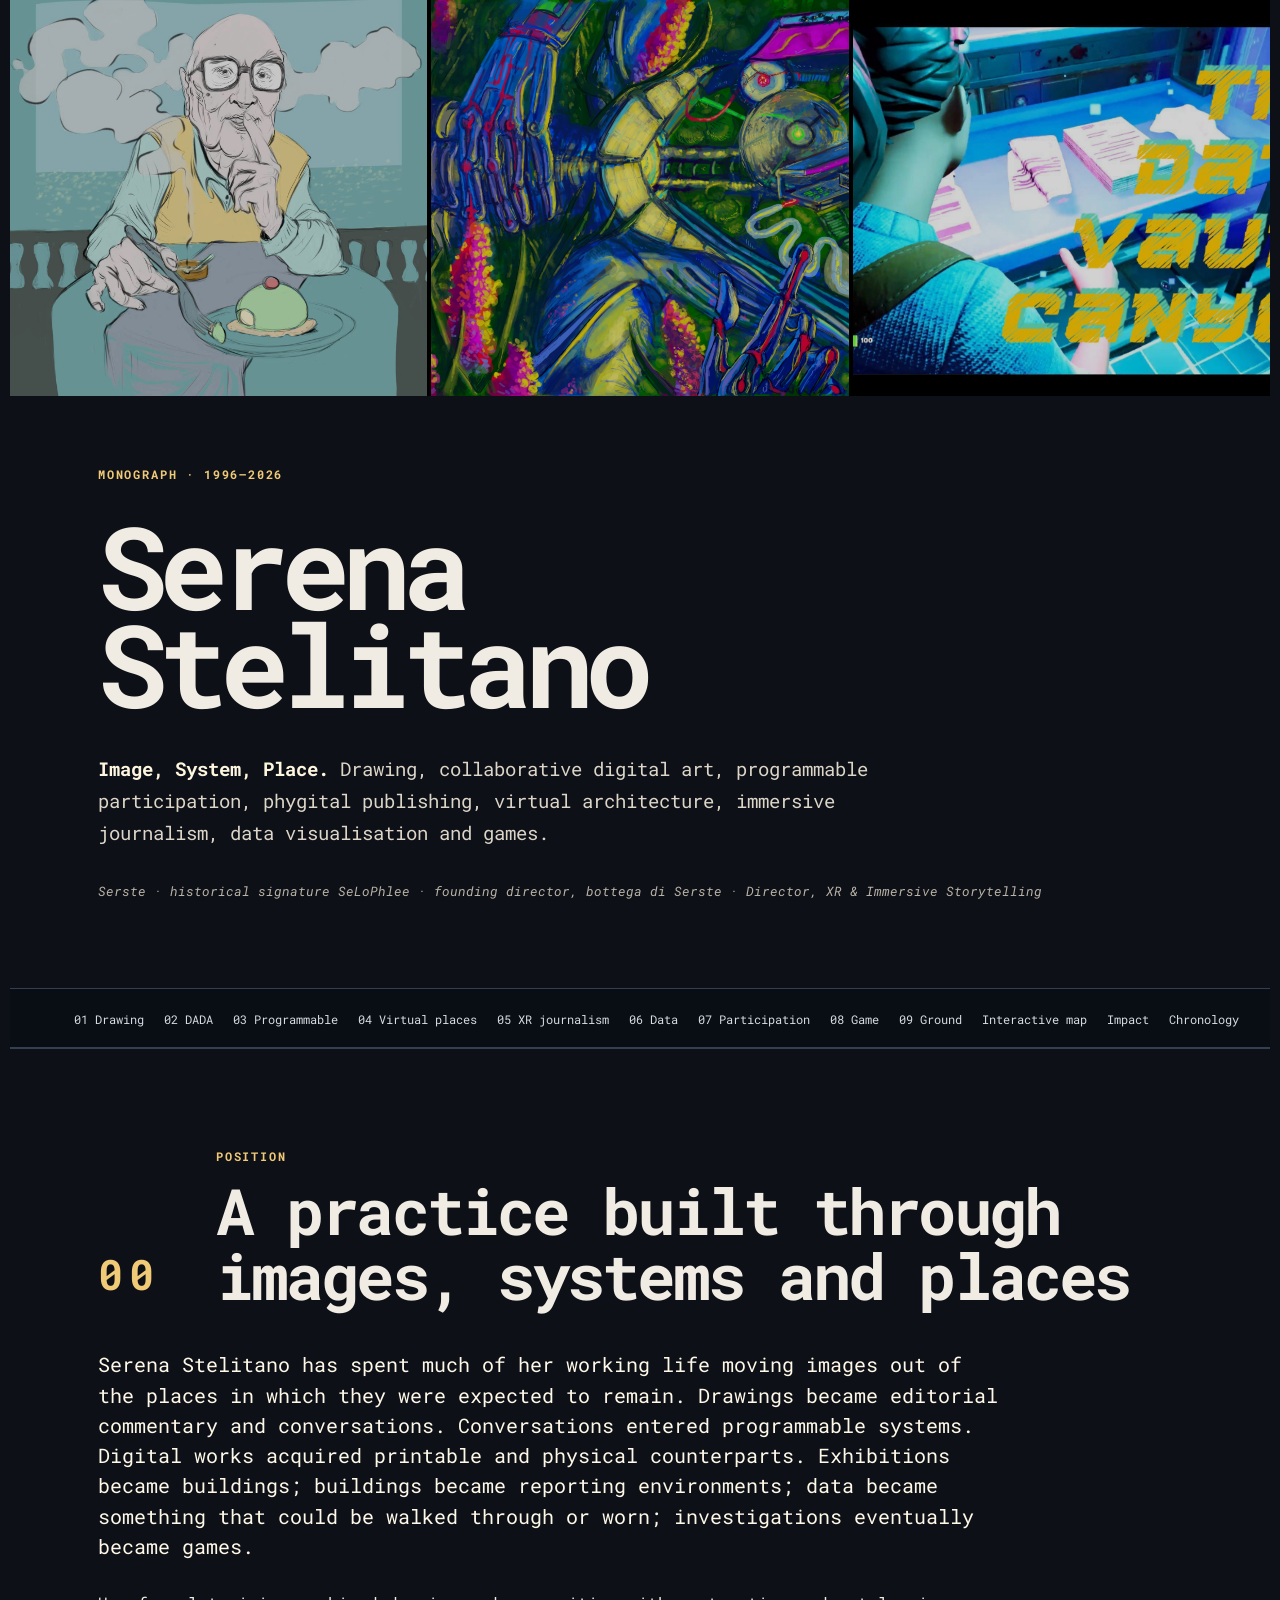
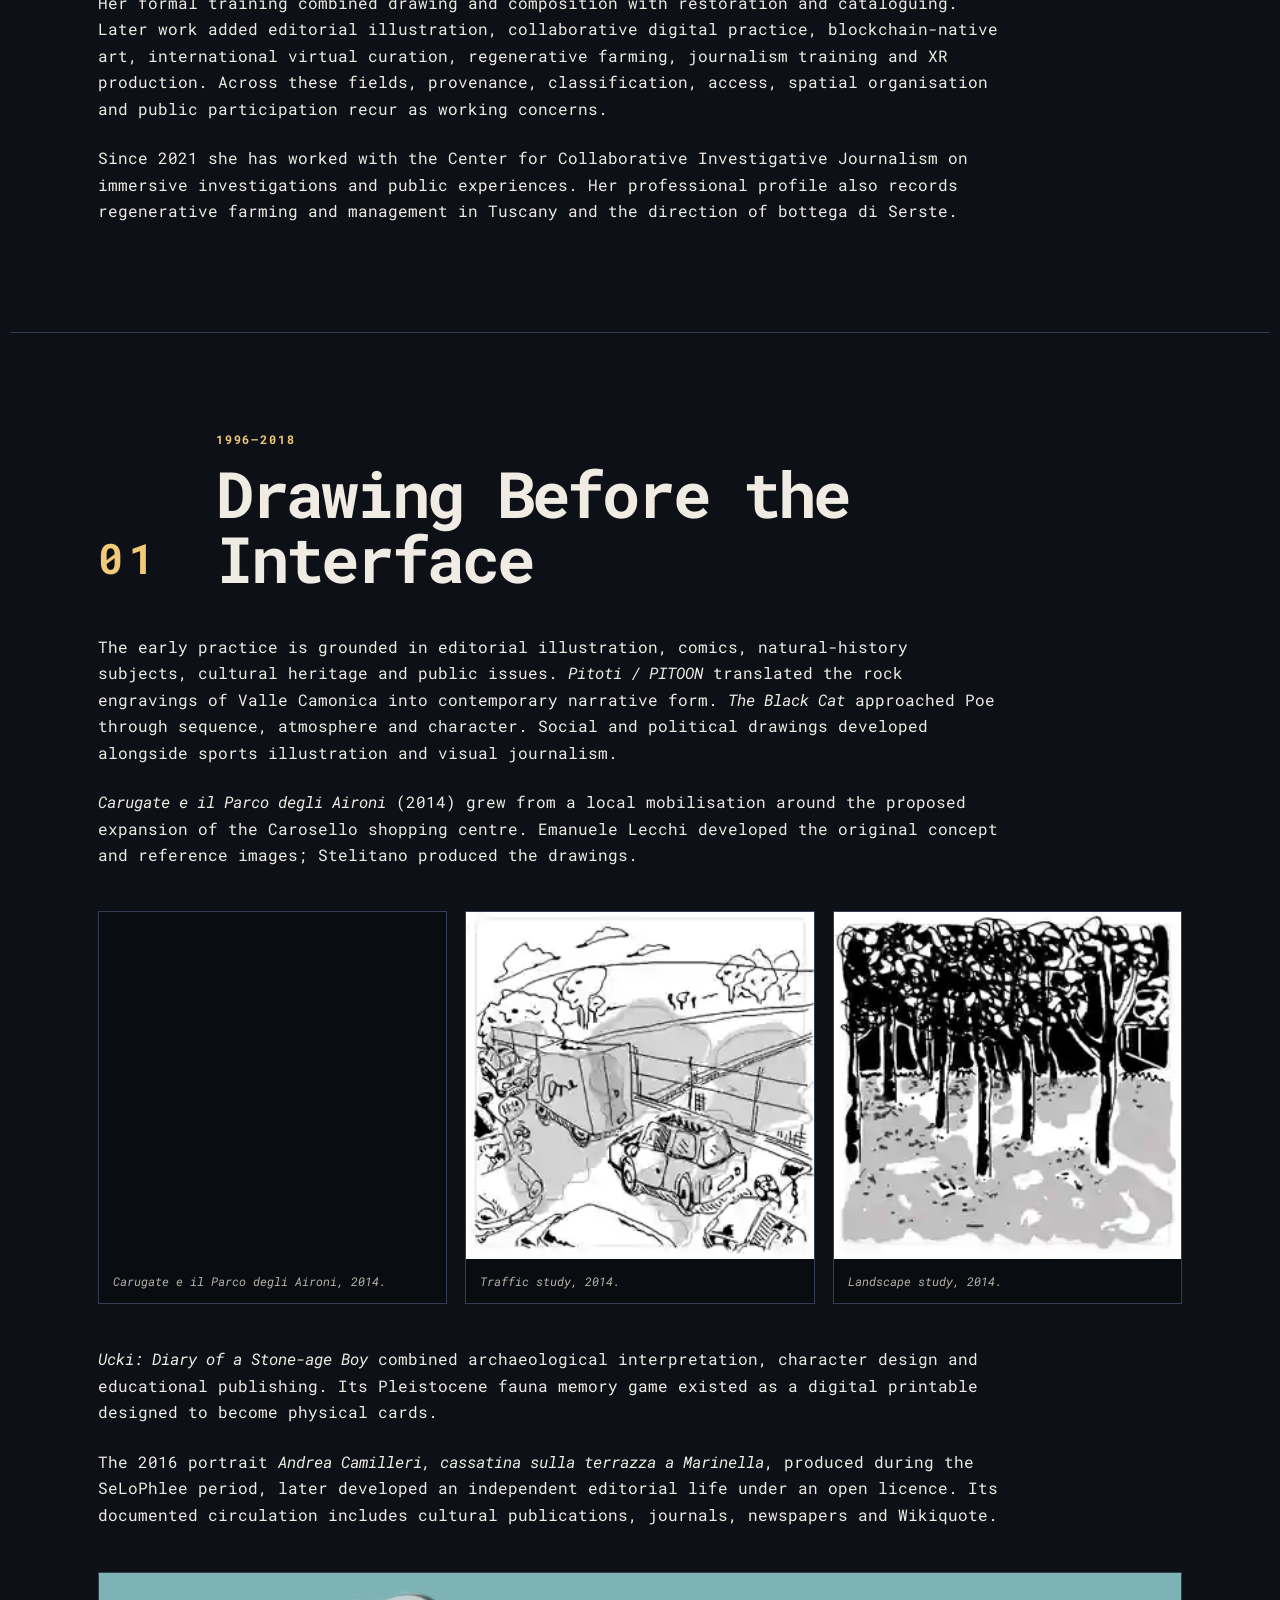
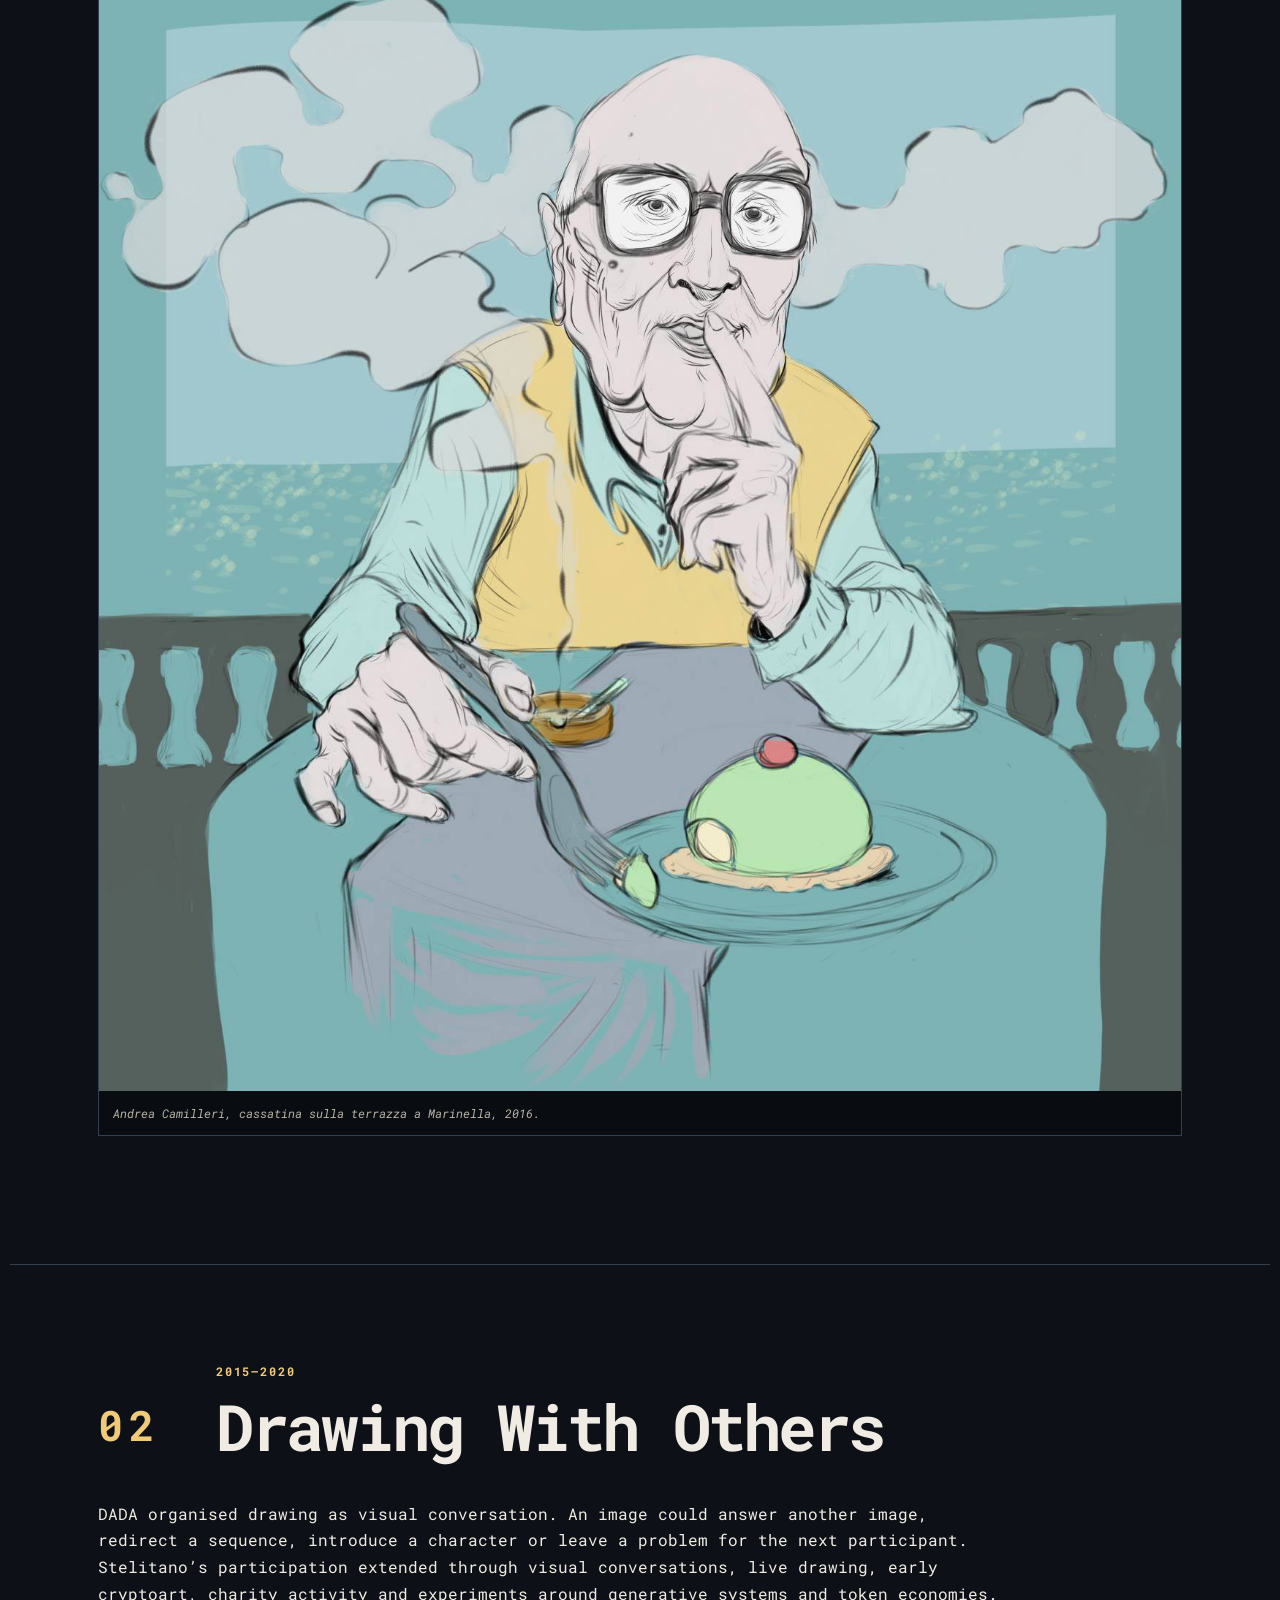
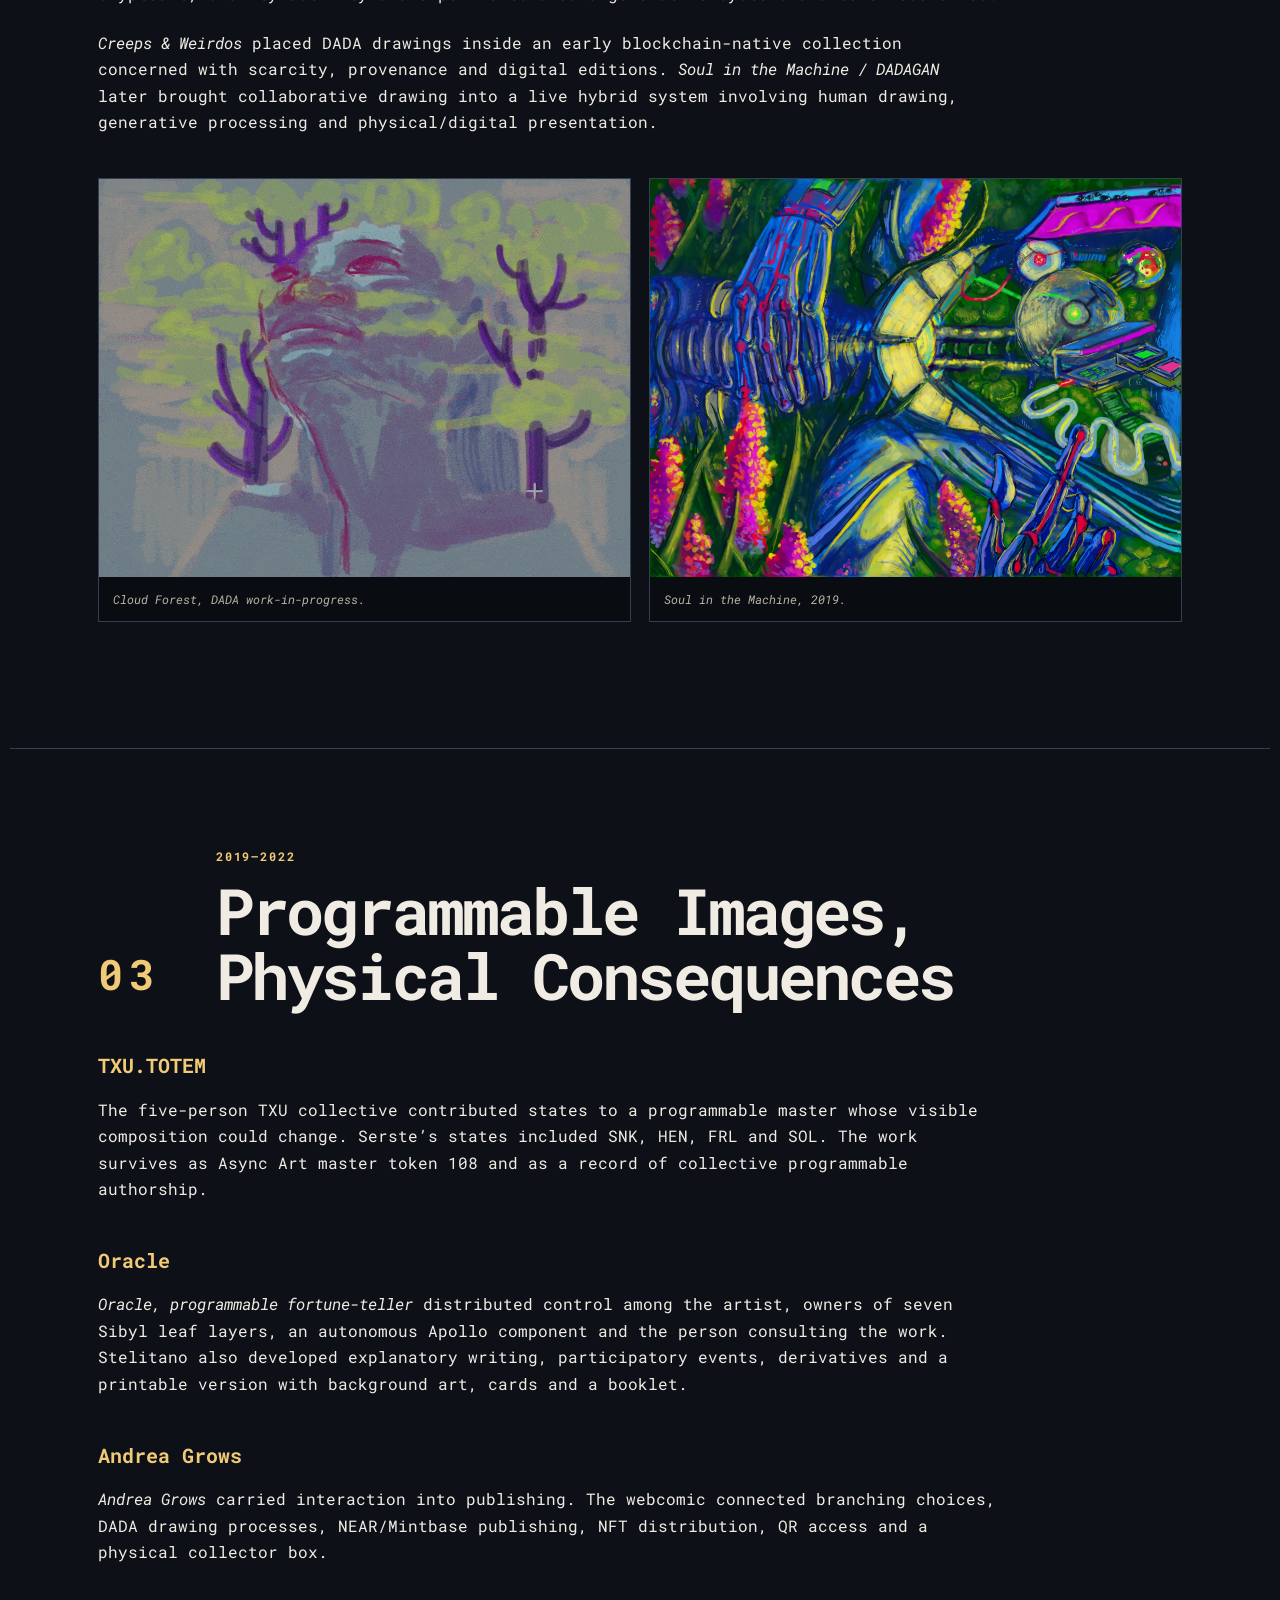
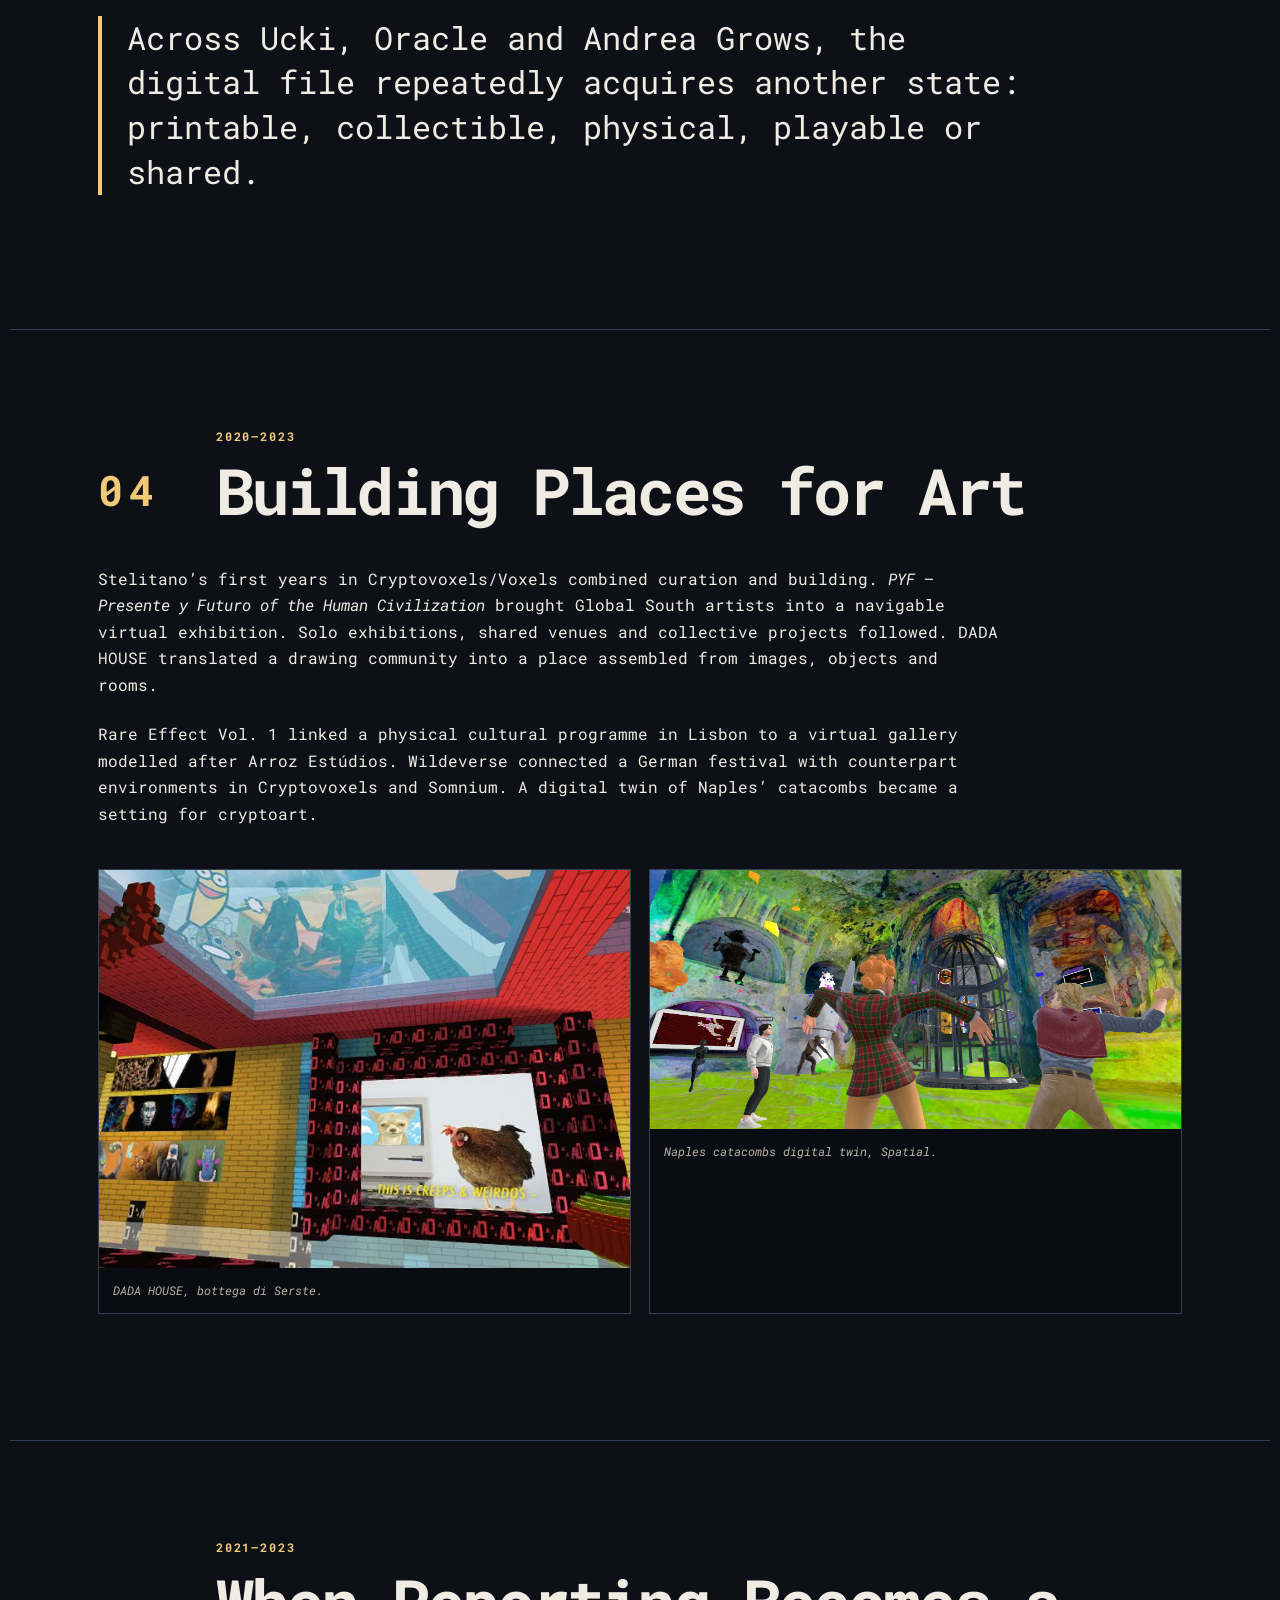
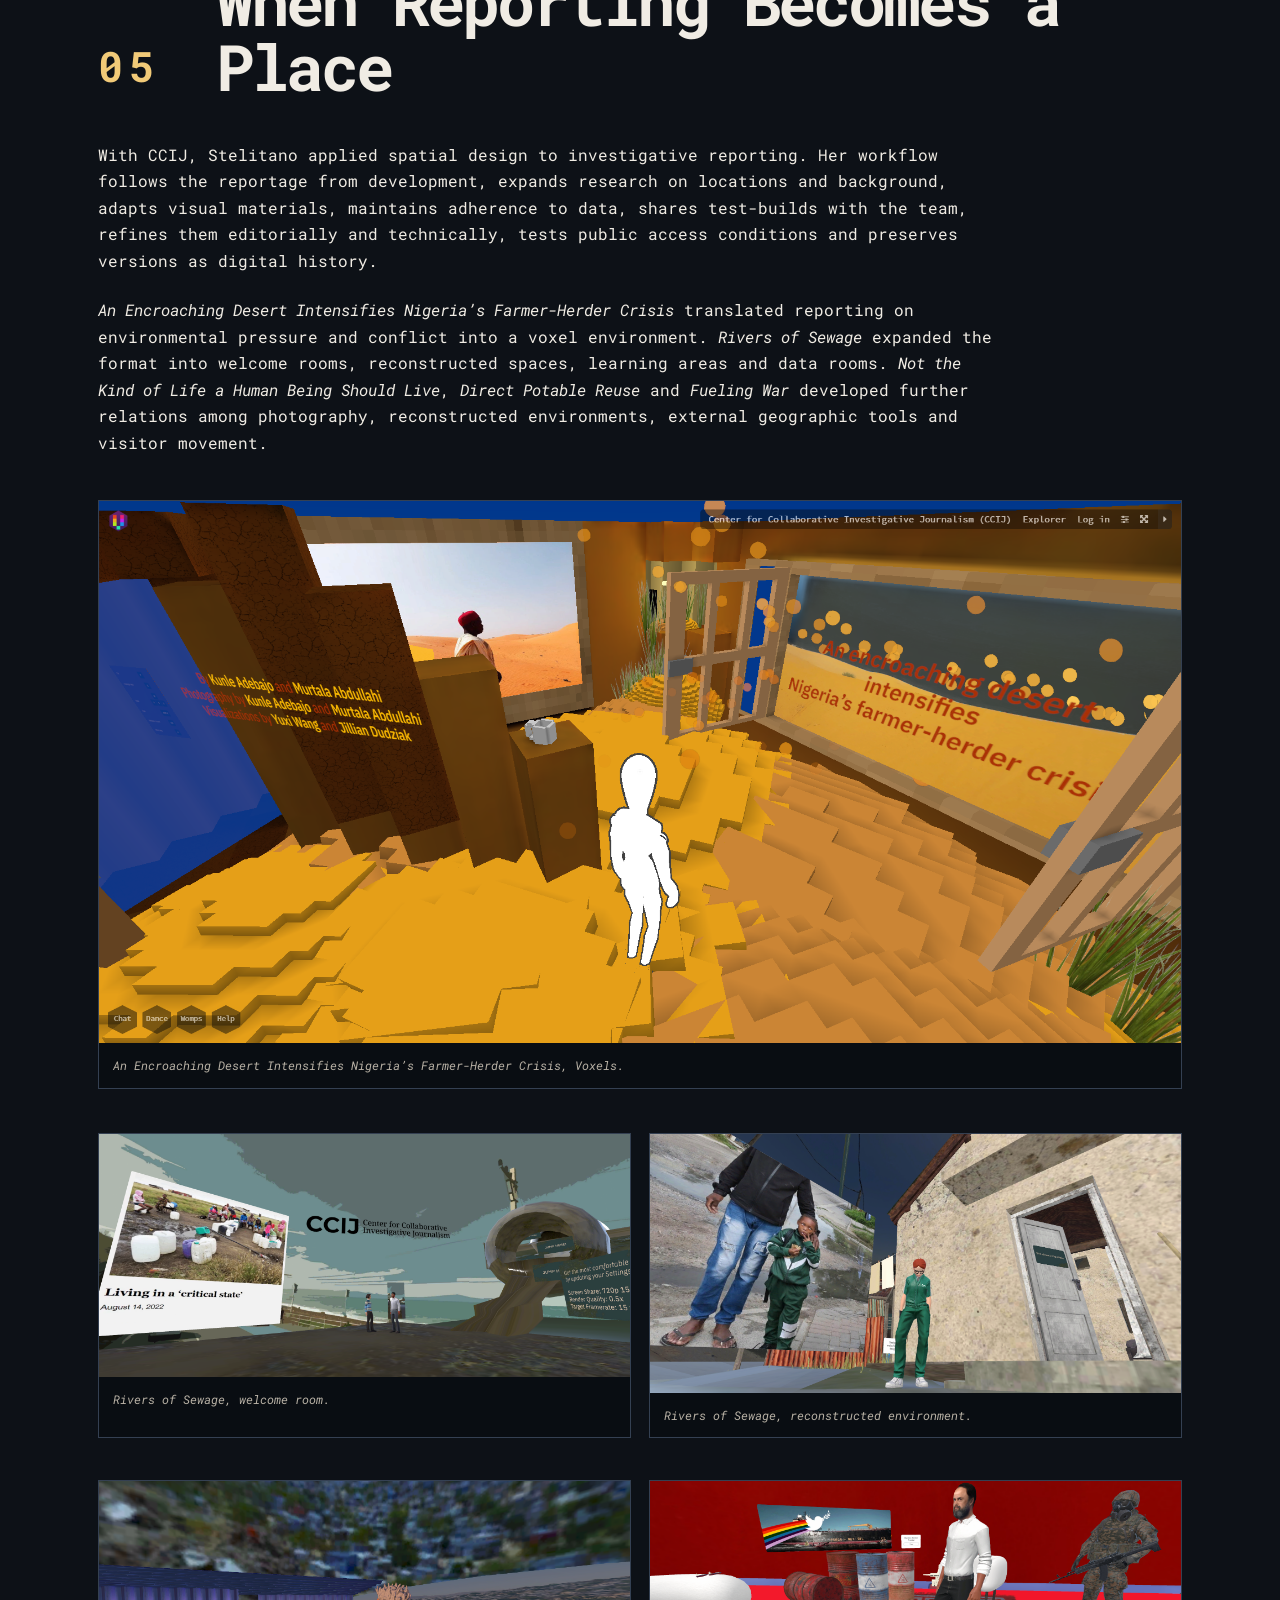
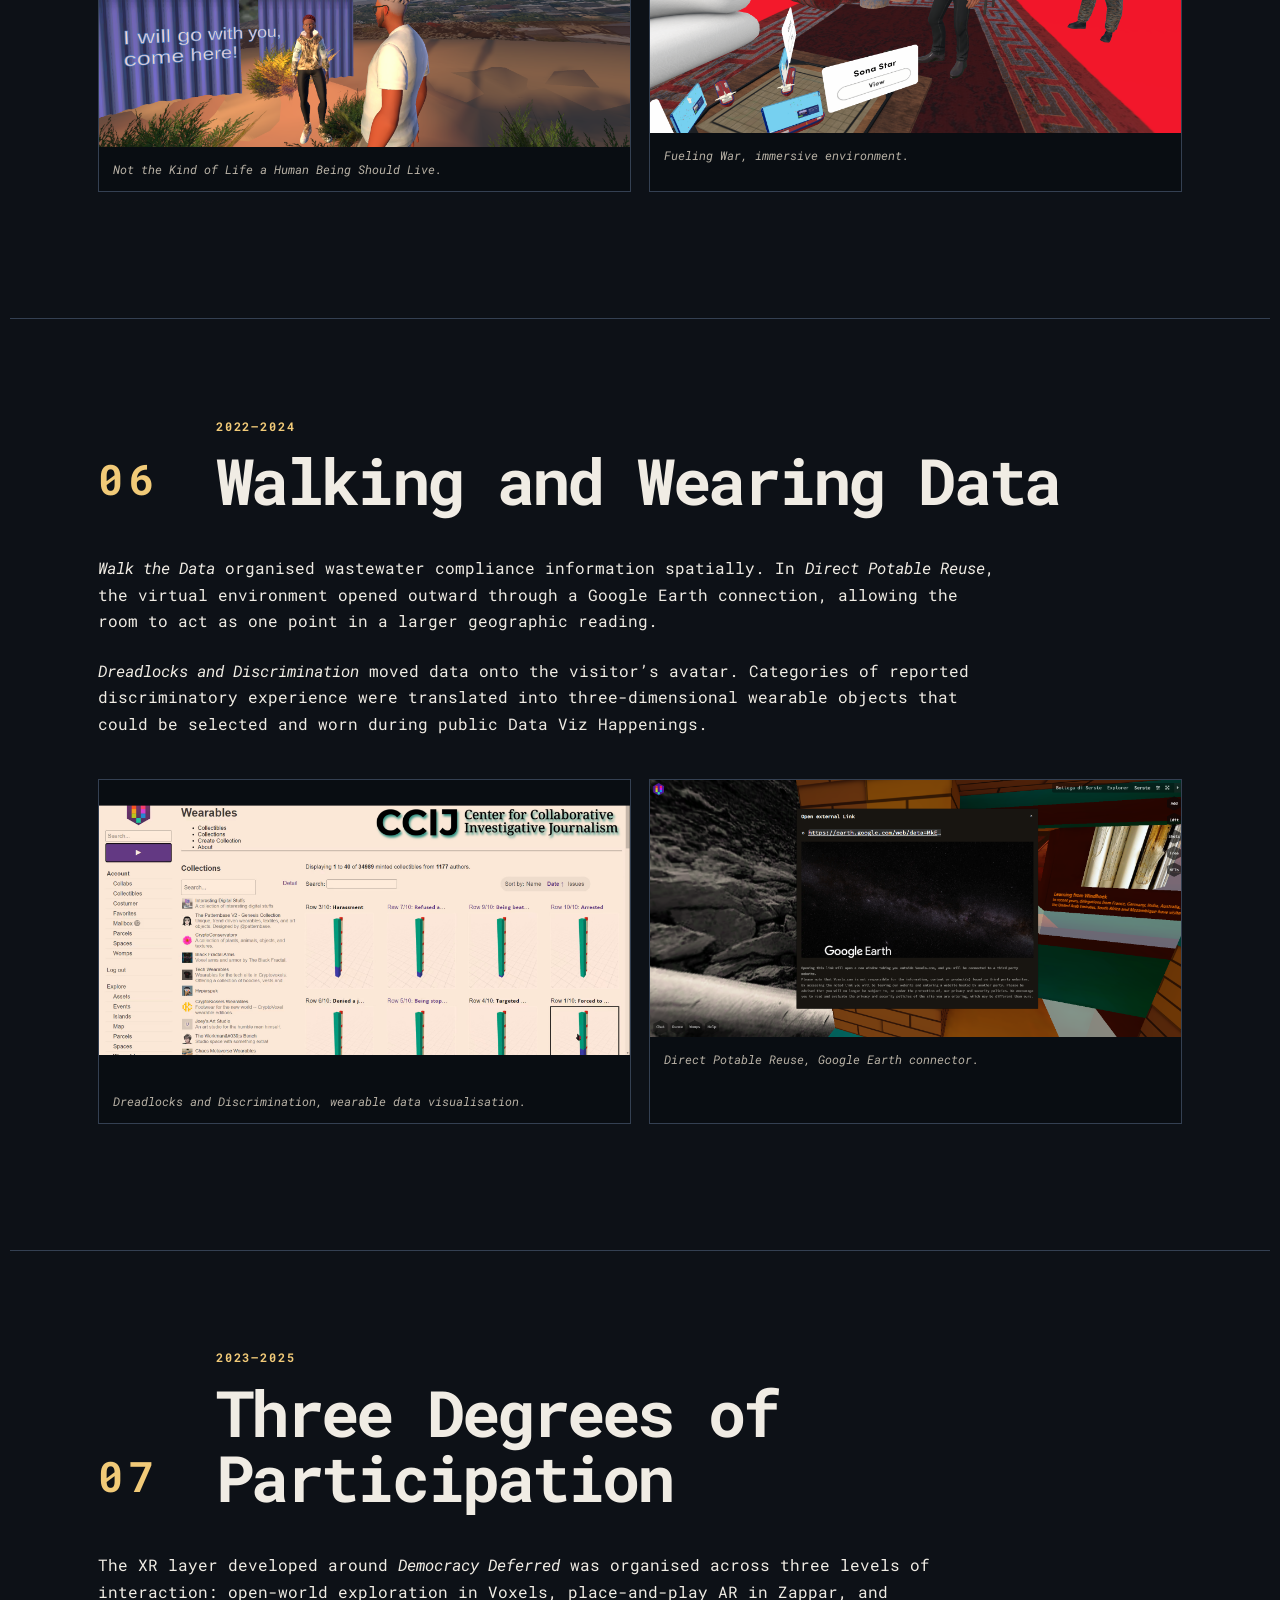
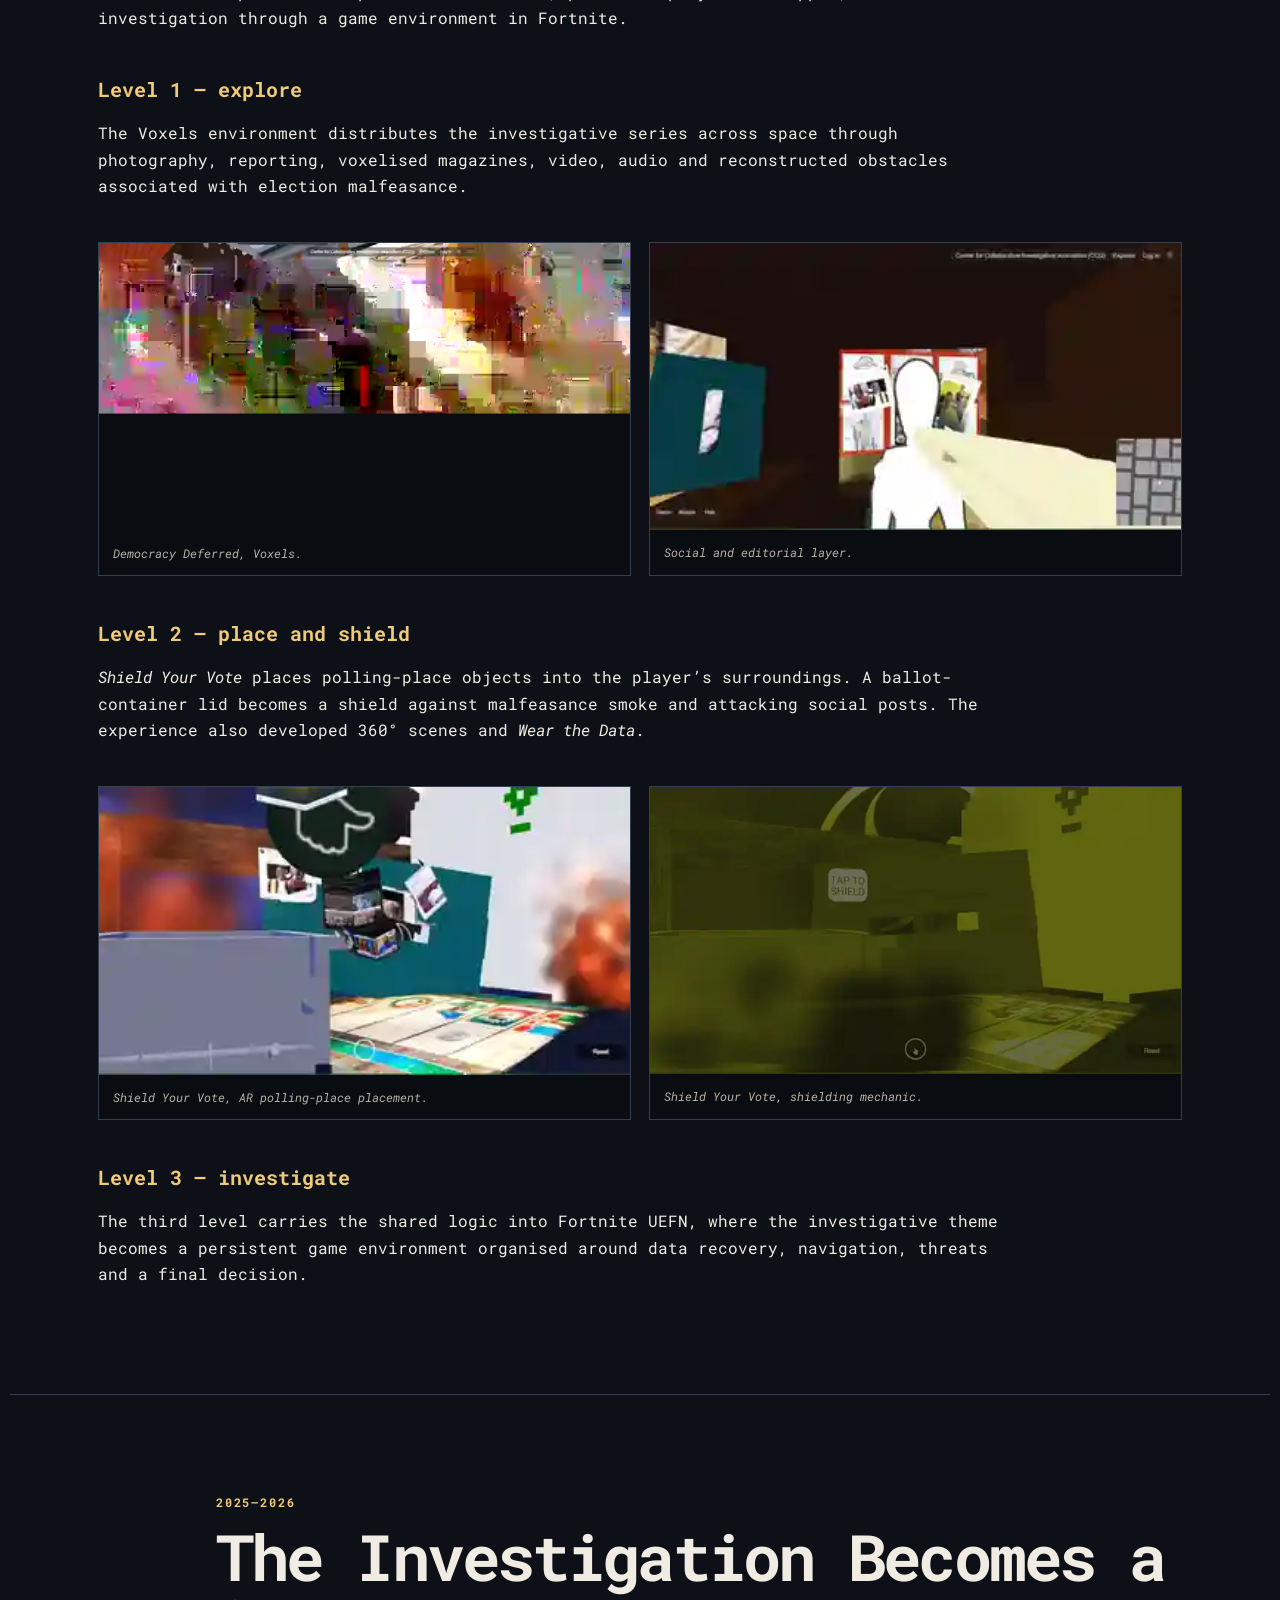
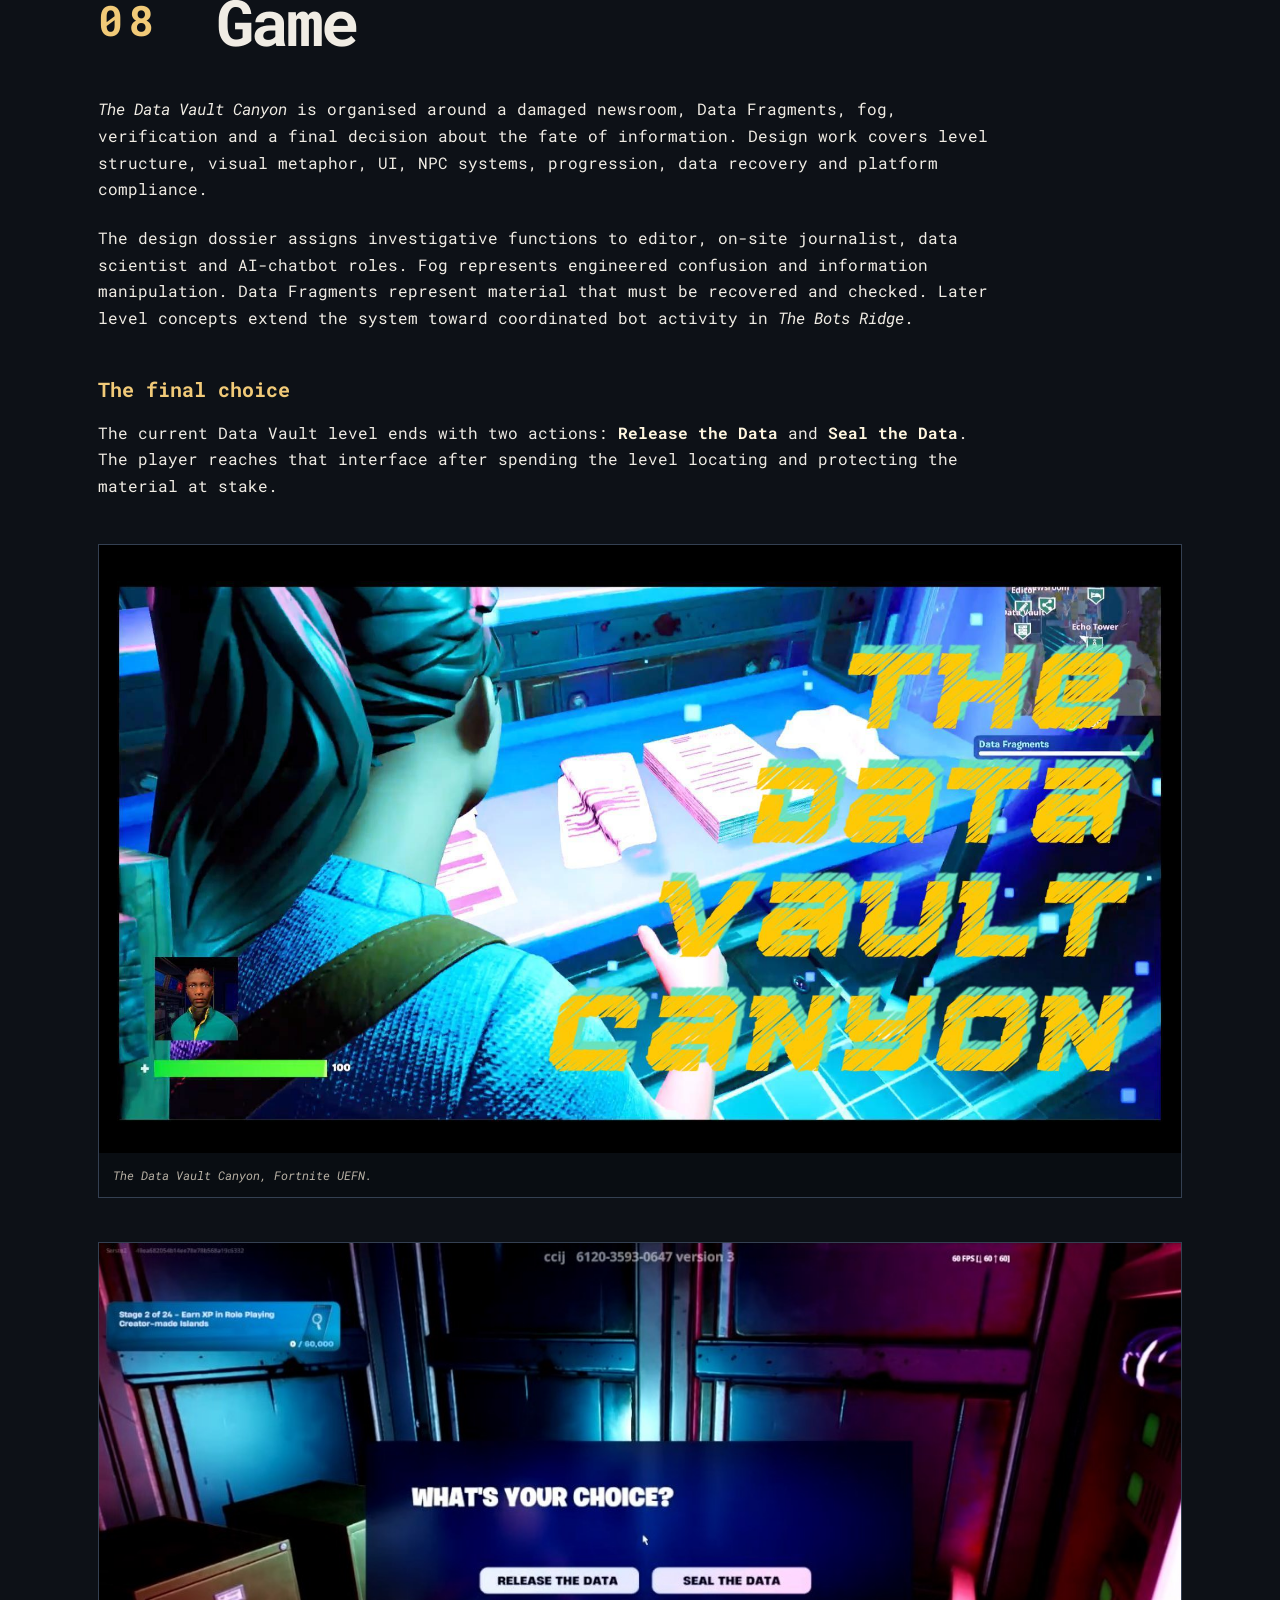
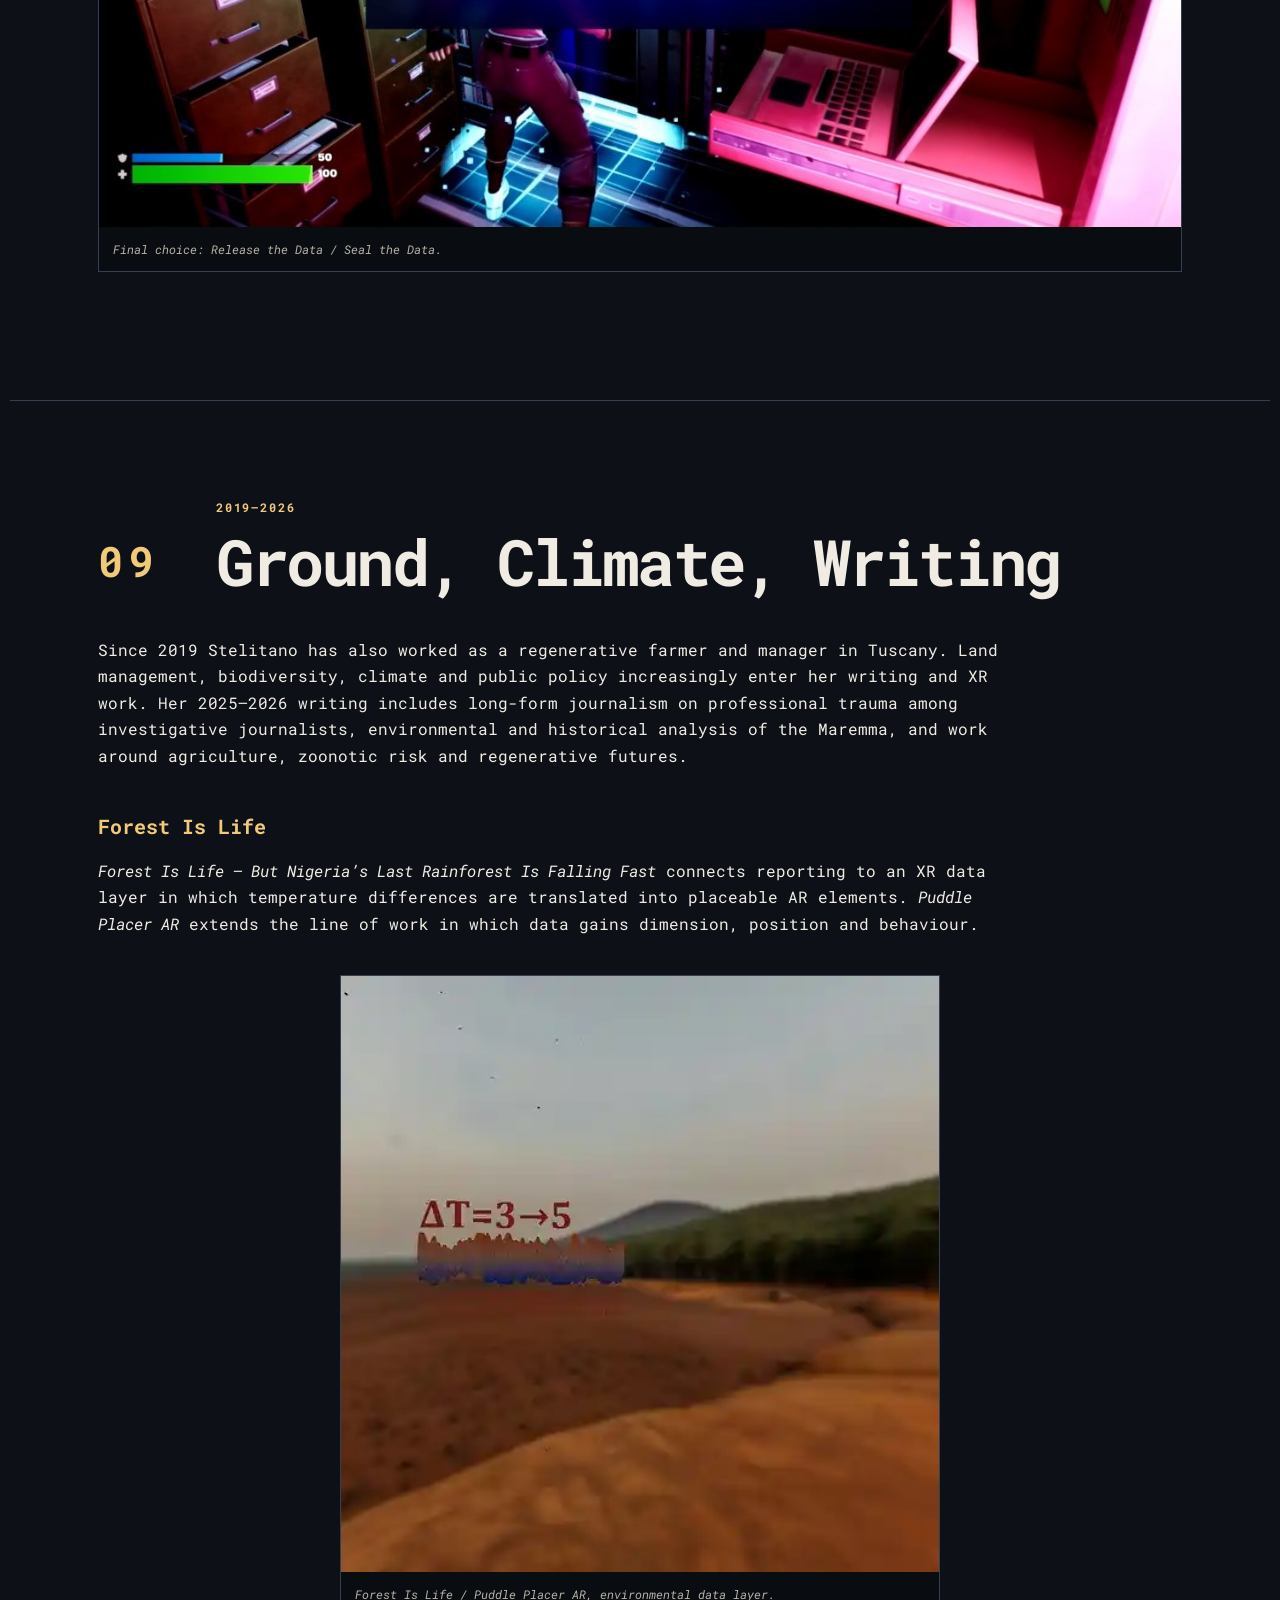
<file: index.html>
<!doctype html>
<html lang="en">
<head>
<meta charset="utf-8">
<meta name="viewport" content="width=device-width,initial-scale=1">
<title>Serena Stelitano — Image, System, Place | Monograph 1996–2026</title>
<meta name="description" content="Serena Stelitano / Serste — a 1996–2026 monograph on drawing, DADA, programmable art, phygital publishing, virtual environments, immersive journalism, XR data visualisation, Shield Your Vote and The Data Vault Canyon.">
<meta name="keywords" content="Serena Stelitano, Serste, SeLoPhlee, XR, immersive storytelling, immersive journalism, DADA, Creeps and Weirdos, TXU TOTEM, Oracle programmable fortune teller, Andrea Grows, Voxels, Spatial, Shield Your Vote, Data Vault Canyon, Fortnite UEFN, data visualization, digital art, regenerative agriculture">
<meta name="robots" content="index,follow,max-image-preview:large">
<link rel="canonical" href="https://serste2.github.io/Public-Record-SEO-Master-1996-2026/">
<meta property="og:type" content="article">
<meta property="og:title" content="Serena Stelitano — Image, System, Place">
<meta property="og:description" content="Monograph 1996–2026: drawing, participation, virtual space, immersive journalism, data and games.">
<meta property="og:image" content="https://serste2.github.io/Public-Record-SEO-Master-1996-2026/assets/volume/07-data-vault-canyon.jpg">
<meta property="og:url" content="https://serste2.github.io/Public-Record-SEO-Master-1996-2026/">
<link rel="preconnect" href="https://fonts.googleapis.com"><link rel="preconnect" href="https://fonts.gstatic.com" crossorigin><link href="https://fonts.googleapis.com/css2?family=Roboto+Mono:ital,wght@0,400;0,700;1,400;1,700&display=swap" rel="stylesheet">
<script type="application/ld+json">{"@context":"https://schema.org","@graph":[{"@type":"ProfilePage","@id":"https://serste2.github.io/Public-Record-SEO-Master-1996-2026/#profile","mainEntity":{"@id":"https://serste2.github.io/Public-Record-SEO-Master-1996-2026/#serena"}},{"@type":"Person","@id":"https://serste2.github.io/Public-Record-SEO-Master-1996-2026/#serena","name":"Serena Stelitano","alternateName":["Serste","SeLoPhlee"],"url":"https://serste2.github.io/Public-Record-SEO-Master-1996-2026/","jobTitle":"Director, XR & Immersive Storytelling","sameAs":["https://www.linkedin.com/in/serena-stelitano","https://commons.wikimedia.org/wiki/User:SerStelitano"],"knowsAbout":["Extended Reality","Immersive storytelling","Immersive journalism","Digital art","DADA","Programmable art","WebXR","Augmented reality","Interactive data visualization","Fortnite UEFN","Regenerative agriculture"]},{"@type":"Book","@id":"https://serste2.github.io/Public-Record-SEO-Master-1996-2026/#monograph","name":"Serena Stelitano — Image, System, Place","datePublished":"2026","inLanguage":"en","about":{"@id":"https://serste2.github.io/Public-Record-SEO-Master-1996-2026/#serena"},"url":"https://serste2.github.io/Public-Record-SEO-Master-1996-2026/"}]}</script>
<style>
:root{--bg:#0d1117;--bg2:#131922;--paper:#171e28;--text:#f0ece4;--muted:#b9b2a6;--gold:#f1ca78;--yellow:#e4b44d;--line:#344052}*{box-sizing:border-box;font-family:'Roboto Mono',monospace!important}html{scroll-behavior:smooth}body{margin:0;background:var(--bg);color:var(--text);line-height:1.66;font-size:16px}a{color:var(--gold);text-underline-offset:3px}strong,b{font-weight:700;color:#fff6df}em,i{font-style:italic}.book{max-width:1260px;margin:auto}.cover{min-height:100vh;display:grid;grid-template-rows:44vh 1fr}.cover-images{display:grid;grid-template-columns:1fr 1fr 1fr;gap:4px;background:#000}.cover-images img{width:100%;height:44vh;object-fit:cover;opacity:.82}.cover-copy{padding:56px clamp(24px,7vw,88px) 72px;display:flex;flex-direction:column;justify-content:flex-end}.eyebrow,.no{color:var(--gold);font-size:.76rem;letter-spacing:.15em;text-transform:uppercase;font-weight:700}.cover h1{font-size:clamp(3.3rem,9vw,7.2rem);line-height:.85;letter-spacing:-.07em;margin:.18em 0}.dek{max-width:820px;font-size:1.2rem;color:#ddd5c8}.meta{font-size:.82rem;color:var(--muted);font-style:italic}nav{position:sticky;top:0;z-index:20;background:#0a0f15ed;border-top:1px solid var(--line);border-bottom:1px solid var(--line);padding:16px clamp(18px,5vw,64px);overflow-x:auto;white-space:nowrap}nav a{text-decoration:none;color:#d5dbe2;font-size:.72rem;margin-right:20px}.page{padding:84px clamp(24px,7vw,88px);border-top:1px solid var(--line)}.chapter-head{display:grid;grid-template-columns:90px 1fr;gap:28px;align-items:end;margin-bottom:42px}.chapter-head .no{font-size:2.6rem}.page h2{font-size:clamp(2rem,5vw,4.2rem);line-height:1.02;letter-spacing:-.045em;margin:0}.page h3{font-size:1.22rem;color:var(--gold);margin:42px 0 14px}.prose{max-width:900px}.prose p{margin:0 0 1.42em}.lead{font-size:1.22rem;line-height:1.55;color:#fff8e8}.grid2,.grid3{display:grid;gap:18px;margin:42px 0}.grid2{grid-template-columns:1fr 1fr}.grid3{grid-template-columns:repeat(3,1fr)}figure{margin:44px 0;background:#090d12;border:1px solid var(--line);overflow:hidden}figure img{display:block;width:100%;height:auto;image-rendering:auto}figcaption{padding:12px 14px;color:var(--muted);font-size:.76rem;font-style:italic}.grid2 figure,.grid3 figure{margin:0}.small-source{max-width:600px;margin:38px auto}.pull{font-size:clamp(1.22rem,2.5vw,2rem);line-height:1.4;border-left:4px solid var(--gold);padding-left:25px;margin:50px 0;max-width:950px}.metrics{display:grid;grid-template-columns:repeat(3,1fr);gap:14px;margin:32px 0}.metric{background:var(--paper);border:1px solid var(--line);padding:22px}.metric b{display:block;color:var(--gold);font-size:1.8rem;margin-bottom:9px}.metric span{font-size:.79rem;color:var(--muted)}.chrono{width:100%;border-collapse:collapse}.chrono td{padding:12px 7px;border-top:1px solid var(--line);vertical-align:top}.chrono td:first-child{width:145px;color:var(--gold);font-weight:700}.sources li{margin-bottom:10px;color:var(--muted)}@media(max-width:760px){.cover-images{grid-template-columns:1fr}.cover-images img:nth-child(n+2){display:none}.chapter-head{grid-template-columns:1fr}.grid2,.grid3,.metrics{grid-template-columns:1fr}nav{position:static}.chrono td{display:block}.chrono td:first-child{width:auto;padding-bottom:0}}
</style>
</head>
<body><div class="book">
<header class="cover" id="top"><div class="cover-images"><img src="assets/volume/14-cassatina-marinella.jpg" alt="Andrea Camilleri portrait by Serena Stelitano"><img src="assets/volume/05-soul-in-the-machine.png" alt="Soul in the Machine collaborative digital painting"><img src="assets/volume/07-data-vault-canyon.jpg" alt="The Data Vault Canyon in Fortnite UEFN"></div><div class="cover-copy"><p class="eyebrow">Monograph · 1996–2026</p><h1>Serena<br>Stelitano</h1><p class="dek"><strong>Image, System, Place.</strong> Drawing, collaborative digital art, programmable participation, phygital publishing, virtual architecture, immersive journalism, data visualisation and games.</p><p class="meta">Serste · historical signature SeLoPhlee · founding director, bottega di Serste · Director, XR & Immersive Storytelling</p></div></header>
<nav><a href="#c1">01 Drawing</a><a href="#c2">02 DADA</a><a href="#c3">03 Programmable</a><a href="#c4">04 Virtual places</a><a href="#c5">05 XR journalism</a><a href="#c6">06 Data</a><a href="#c7">07 Participation</a><a href="#c8">08 Game</a><a href="#c9">09 Ground</a><a href="portfolio-map.html">Interactive map</a><a href="#impact">Impact</a><a href="#chronology">Chronology</a></nav>
<section class="page"><div class="chapter-head"><div class="no">00</div><div><p class="eyebrow">Position</p><h2>A practice built through images, systems and places</h2></div></div><div class="prose"><p class="lead">Serena Stelitano has spent much of her working life moving images out of the places in which they were expected to remain. Drawings became editorial commentary and conversations. Conversations entered programmable systems. Digital works acquired printable and physical counterparts. Exhibitions became buildings; buildings became reporting environments; data became something that could be walked through or worn; investigations eventually became games.</p><p>Her formal training combined drawing and composition with restoration and cataloguing. Later work added editorial illustration, collaborative digital practice, blockchain-native art, international virtual curation, regenerative farming, journalism training and XR production. Across these fields, provenance, classification, access, spatial organisation and public participation recur as working concerns.</p><p>Since 2021 she has worked with the Center for Collaborative Investigative Journalism on immersive investigations and public experiences. Her professional profile also records regenerative farming and management in Tuscany and the direction of bottega di Serste.</p></div></section>
<section class="page" id="c1"><div class="chapter-head"><div class="no">01</div><div><p class="eyebrow">1996–2018</p><h2>Drawing Before the Interface</h2></div></div><div class="prose"><p>The early practice is grounded in editorial illustration, comics, natural-history subjects, cultural heritage and public issues. <em>Pitoti / PITOON</em> translated the rock engravings of Valle Camonica into contemporary narrative form. <em>The Black Cat</em> approached Poe through sequence, atmosphere and character. Social and political drawings developed alongside sports illustration and visual journalism.</p><p><em>Carugate e il Parco degli Aironi</em> (2014) grew from a local mobilisation around the proposed expansion of the Carosello shopping centre. Emanuele Lecchi developed the original concept and reference images; Stelitano produced the drawings.</p></div><div class="grid3"><figure><img src="assets/monograph/carugate-road.webp" alt="Carugate road drawing by Serena Stelitano"><figcaption><em>Carugate e il Parco degli Aironi</em>, 2014.</figcaption></figure><figure><img src="assets/monograph/carugate-traffic.webp" alt="Carugate traffic drawing by Serena Stelitano"><figcaption>Traffic study, 2014.</figcaption></figure><figure><img src="assets/monograph/carugate-trees.webp" alt="Carugate trees drawing by Serena Stelitano"><figcaption>Landscape study, 2014.</figcaption></figure></div><div class="prose"><p><em>Ucki: Diary of a Stone-age Boy</em> combined archaeological interpretation, character design and educational publishing. Its Pleistocene fauna memory game existed as a digital printable designed to become physical cards.</p><p>The 2016 portrait <em>Andrea Camilleri, cassatina sulla terrazza a Marinella</em>, produced during the SeLoPhlee period, later developed an independent editorial life under an open licence. Its documented circulation includes cultural publications, journals, newspapers and Wikiquote.</p></div><figure><img src="assets/volume/14-cassatina-marinella.jpg" alt="Andrea Camilleri, cassatina sulla terrazza a Marinella by Serena Stelitano"><figcaption><em>Andrea Camilleri, cassatina sulla terrazza a Marinella</em>, 2016.</figcaption></figure></section>
<section class="page" id="c2"><div class="chapter-head"><div class="no">02</div><div><p class="eyebrow">2015–2020</p><h2>Drawing With Others</h2></div></div><div class="prose"><p>DADA organised drawing as visual conversation. An image could answer another image, redirect a sequence, introduce a character or leave a problem for the next participant. Stelitano’s participation extended through visual conversations, live drawing, early cryptoart, charity activity and experiments around generative systems and token economies.</p><p><em>Creeps & Weirdos</em> placed DADA drawings inside an early blockchain-native collection concerned with scarcity, provenance and digital editions. <em>Soul in the Machine / DADAGAN</em> later brought collaborative drawing into a live hybrid system involving human drawing, generative processing and physical/digital presentation.</p></div><div class="grid2"><figure><img src="assets/volume/01-cloud-forest-dada.gif" alt="Cloud Forest work in progress from DADA"><figcaption><em>Cloud Forest</em>, DADA work-in-progress.</figcaption></figure><figure><img src="assets/volume/05-soul-in-the-machine.png" alt="Soul in the Machine collaborative phygital project"><figcaption><em>Soul in the Machine</em>, 2019.</figcaption></figure></div></section>
<section class="page" id="c3"><div class="chapter-head"><div class="no">03</div><div><p class="eyebrow">2019–2022</p><h2>Programmable Images, Physical Consequences</h2></div></div><div class="prose"><h3>TXU.TOTEM</h3><p>The five-person TXU collective contributed states to a programmable master whose visible composition could change. Serste’s states included SNK, HEN, FRL and SOL. The work survives as Async Art master token 108 and as a record of collective programmable authorship.</p><h3>Oracle</h3><p><em>Oracle, programmable fortune-teller</em> distributed control among the artist, owners of seven Sibyl leaf layers, an autonomous Apollo component and the person consulting the work. Stelitano also developed explanatory writing, participatory events, derivatives and a printable version with background art, cards and a booklet.</p><h3>Andrea Grows</h3><p><em>Andrea Grows</em> carried interaction into publishing. The webcomic connected branching choices, DADA drawing processes, NEAR/Mintbase publishing, NFT distribution, QR access and a physical collector box.</p></div><div class="pull">Across Ucki, Oracle and Andrea Grows, the digital file repeatedly acquires another state: printable, collectible, physical, playable or shared.</div></section>
<section class="page" id="c4"><div class="chapter-head"><div class="no">04</div><div><p class="eyebrow">2020–2023</p><h2>Building Places for Art</h2></div></div><div class="prose"><p>Stelitano’s first years in Cryptovoxels/Voxels combined curation and building. <em>PYF — Presente y Futuro of the Human Civilization</em> brought Global South artists into a navigable virtual exhibition. Solo exhibitions, shared venues and collective projects followed. DADA HOUSE translated a drawing community into a place assembled from images, objects and rooms.</p><p>Rare Effect Vol. 1 linked a physical cultural programme in Lisbon to a virtual gallery modelled after Arroz Estúdios. Wildeverse connected a German festival with counterpart environments in Cryptovoxels and Somnium. A digital twin of Naples’ catacombs became a setting for cryptoart.</p></div><div class="grid2"><figure><img src="assets/volume/15-dada-house-voxels.jpg" alt="DADA HOUSE in Voxels"><figcaption>DADA HOUSE, bottega di Serste.</figcaption></figure><figure><img src="assets/volume/04-naples-catacombs-spatial.png" alt="Cryptoart exhibition in Naples catacombs digital twin"><figcaption>Naples catacombs digital twin, Spatial.</figcaption></figure></div></section>
<section class="page" id="c5"><div class="chapter-head"><div class="no">05</div><div><p class="eyebrow">2021–2023</p><h2>When Reporting Becomes a Place</h2></div></div><div class="prose"><p>With CCIJ, Stelitano applied spatial design to investigative reporting. Her workflow follows the reportage from development, expands research on locations and background, adapts visual materials, maintains adherence to data, shares test-builds with the team, refines them editorially and technically, tests public access conditions and preserves versions as digital history.</p><p><em>An Encroaching Desert Intensifies Nigeria’s Farmer-Herder Crisis</em> translated reporting on environmental pressure and conflict into a voxel environment. <em>Rivers of Sewage</em> expanded the format into welcome rooms, reconstructed spaces, learning areas and data rooms. <em>Not the Kind of Life a Human Being Should Live</em>, <em>Direct Potable Reuse</em> and <em>Fueling War</em> developed further relations among photography, reconstructed environments, external geographic tools and visitor movement.</p></div><figure><img src="assets/volume/02-ccij-nigeria-farmer-herder.png" alt="CCIJ immersive room on Nigeria farmer-herder crisis"><figcaption><em>An Encroaching Desert Intensifies Nigeria’s Farmer-Herder Crisis</em>, Voxels.</figcaption></figure><div class="grid2"><figure><img src="assets/volume/11-rivers-of-sewage-welcome.png" alt="Rivers of Sewage welcome room"><figcaption><em>Rivers of Sewage</em>, welcome room.</figcaption></figure><figure><img src="assets/volume/12-rivers-of-sewage-reconstructed.png" alt="Rivers of Sewage reconstructed environment"><figcaption><em>Rivers of Sewage</em>, reconstructed environment.</figcaption></figure></div><div class="grid2"><figure><img src="assets/volume/09-namibia-interactive-room.png" alt="Not the Kind of Life a Human Being Should Live interactive room"><figcaption><em>Not the Kind of Life a Human Being Should Live</em>.</figcaption></figure><figure><img src="assets/volume/16-russian-oil-investigation.png" alt="CCIJ Russian oil investigation immersive environment"><figcaption><em>Fueling War</em>, immersive environment.</figcaption></figure></div></section>
<section class="page" id="c6"><div class="chapter-head"><div class="no">06</div><div><p class="eyebrow">2022–2024</p><h2>Walking and Wearing Data</h2></div></div><div class="prose"><p><em>Walk the Data</em> organised wastewater compliance information spatially. In <em>Direct Potable Reuse</em>, the virtual environment opened outward through a Google Earth connection, allowing the room to act as one point in a larger geographic reading.</p><p><em>Dreadlocks and Discrimination</em> moved data onto the visitor’s avatar. Categories of reported discriminatory experience were translated into three-dimensional wearable objects that could be selected and worn during public Data Viz Happenings.</p></div><div class="grid2"><figure><img src="assets/volume/03-ccij-dreadlocks-wearables.png" alt="Dreadlocks and Discrimination wearable data visualisation"><figcaption><em>Dreadlocks and Discrimination</em>, wearable data visualisation.</figcaption></figure><figure><img src="assets/volume/10-direct-potable-reuse.png" alt="Direct Potable Reuse Google Earth connector"><figcaption><em>Direct Potable Reuse</em>, Google Earth connector.</figcaption></figure></div></section>
<section class="page" id="c7"><div class="chapter-head"><div class="no">07</div><div><p class="eyebrow">2023–2025</p><h2>Three Degrees of Participation</h2></div></div><div class="prose"><p>The XR layer developed around <em>Democracy Deferred</em> was organised across three levels of interaction: open-world exploration in Voxels, place-and-play AR in Zappar, and investigation through a game environment in Fortnite.</p><h3>Level 1 — explore</h3><p>The Voxels environment distributes the investigative series across space through photography, reporting, voxelised magazines, video, audio and reconstructed obstacles associated with election malfeasance.</p></div><div class="grid2"><figure><img src="assets/monograph/democracy-voxels-1.webp" alt="Democracy Deferred in Voxels"><figcaption><em>Democracy Deferred</em>, Voxels.</figcaption></figure><figure><img src="assets/monograph/democracy-voxels-2.webp" alt="Democracy Deferred social layer"><figcaption>Social and editorial layer.</figcaption></figure></div><div class="prose"><h3>Level 2 — place and shield</h3><p><em>Shield Your Vote</em> places polling-place objects into the player’s surroundings. A ballot-container lid becomes a shield against malfeasance smoke and attacking social posts. The experience also developed 360° scenes and <em>Wear the Data</em>.</p></div><div class="grid2"><figure><img src="assets/monograph/syv-polling.webp" alt="Shield Your Vote AR polling-place setup"><figcaption><em>Shield Your Vote</em>, AR polling-place placement.</figcaption></figure><figure><img src="assets/monograph/syv-shield.webp" alt="Shield Your Vote TAP TO SHIELD"><figcaption><em>Shield Your Vote</em>, shielding mechanic.</figcaption></figure></div><div class="prose"><h3>Level 3 — investigate</h3><p>The third level carries the shared logic into Fortnite UEFN, where the investigative theme becomes a persistent game environment organised around data recovery, navigation, threats and a final decision.</p></div></section>
<section class="page" id="c8"><div class="chapter-head"><div class="no">08</div><div><p class="eyebrow">2025–2026</p><h2>The Investigation Becomes a Game</h2></div></div><div class="prose"><p><em>The Data Vault Canyon</em> is organised around a damaged newsroom, Data Fragments, fog, verification and a final decision about the fate of information. Design work covers level structure, visual metaphor, UI, NPC systems, progression, data recovery and platform compliance.</p><p>The design dossier assigns investigative functions to editor, on-site journalist, data scientist and AI-chatbot roles. Fog represents engineered confusion and information manipulation. Data Fragments represent material that must be recovered and checked. Later level concepts extend the system toward coordinated bot activity in <em>The Bots Ridge</em>.</p><h3>The final choice</h3><p>The current Data Vault level ends with two actions: <strong>Release the Data</strong> and <strong>Seal the Data</strong>. The player reaches that interface after spending the level locating and protecting the material at stake.</p></div><figure><img src="assets/volume/07-data-vault-canyon.jpg" alt="The Data Vault Canyon Fortnite UEFN game"><figcaption><em>The Data Vault Canyon</em>, Fortnite UEFN.</figcaption></figure><figure><img src="assets/volume/06-data-vault-final-choice.jpg" alt="Release the Data or Seal the Data"><figcaption>Final choice: <em>Release the Data / Seal the Data</em>.</figcaption></figure></section>
<section class="page" id="c9"><div class="chapter-head"><div class="no">09</div><div><p class="eyebrow">2019–2026</p><h2>Ground, Climate, Writing</h2></div></div><div class="prose"><p>Since 2019 Stelitano has also worked as a regenerative farmer and manager in Tuscany. Land management, biodiversity, climate and public policy increasingly enter her writing and XR work. Her 2025–2026 writing includes long-form journalism on professional trauma among investigative journalists, environmental and historical analysis of the Maremma, and work around agriculture, zoonotic risk and regenerative futures.</p><h3>Forest Is Life</h3><p><em>Forest Is Life — But Nigeria’s Last Rainforest Is Falling Fast</em> connects reporting to an XR data layer in which temperature differences are translated into placeable AR elements. <em>Puddle Placer AR</em> extends the line of work in which data gains dimension, position and behaviour.</p></div><figure class="small-source"><img src="assets/monograph/forest-data.webp" alt="Forest Is Life thermal data and XR layer"><figcaption><em>Forest Is Life / Puddle Placer AR</em>, environmental data layer.</figcaption></figure></section>
<section class="page" id="impact"><div class="chapter-head"><div class="no">+</div><div><p class="eyebrow">Public use · snapshot 2026</p><h2>Visits, attendance and public use</h2></div></div><p class="lead">The figures below are dated platform or event counters. Voxels and Spatial counts are raw visits/views and should not be read as unique people.</p><div class="metrics"><div class="metric"><b>49,244</b><span>Combined current raw Voxels visit counters across three verified parcels where Serste is currently listed collaborator: CCIJ parcel #4304 (14,197), Mintbase Showroom #1342 (28,600), Park Teleport #2358 (6,447).</span></div><div class="metric"><b>3,274</b><span>Combined current raw Spatial views across 17 documented public spaces under bottega di Serste.</span></div><div class="metric"><b>2,713</b><span>Combined raw views for the known CCIJ-related Spatial subset. Recorded examples include CCIJ ROS VR Project 628; Rivers of Sewage 465; Not the Kind of Life… 344; CCIJ Hub 248; Living in a critical state 200; Walk the Data 201 + 106; Ship at Sea 97.</span></div><div class="metric"><b>20K+</b><span>Virtual attendance reported for Rare Effect Vol. 1 during its ten-day hybrid programme.</span></div><div class="metric"><b>500K+</b><span>Total reach reported for Rare Effect Vol. 1 and its wider dissemination.</span></div><div class="metric"><b>6120-3593-0647</b><span>The Data Vault Canyon public Fortnite island code. A stable public lifetime play count is not asserted in this edition because the available public record does not provide one.</span></div></div></section>
<section class="page"><div class="chapter-head"><div class="no">A</div><div><p class="eyebrow">Selected provenance & circulation</p><h2>Works that continue outside their first context</h2></div></div><div class="prose"><p><strong>TXU.TOTEM #108.</strong> Async Art master; five-person collective programmable artwork. Authorship and auction records survive, with Serste among the contributors.</p><p><strong>Oracle.</strong> Async programmable master and layers, with related printable and MakersPlace derivatives. Public documentation records layer logic, collector agency and participatory use.</p><p><strong>Andrea Grows.</strong> NEAR/Mintbase publishing combined with an interactive webcomic, collector box, QR flow and physical distribution.</p><p><strong>Andrea Camilleri portrait.</strong> The 2016 open-license portrait has circulated through at least nine independently accessible editorial/periodical contexts plus multiple Wikiquote uses. The documented circulation includes La Voce di New York, Biblioteche oggi, Treccani, Il Sole 24 Ore/Nòva100, CulturaIdentità, 4U Magazine and Incontri.</p></div></section>
<section class="page" id="chronology"><div class="chapter-head"><div class="no">B</div><div><p class="eyebrow">Selected chronology</p><h2>1996–2026</h2></div></div><table class="chrono"><tr><td>1996–2001</td><td>Art training: drawing, composition, restoration, cataloguing, law and economics.</td></tr><tr><td>2012–2013</td><td><em>Pitoti / PITOON / Valle Camonica</em>.</td></tr><tr><td>2014</td><td><em>Carugate e il Parco degli Aironi</em>; bottega di Serste develops as independent practice.</td></tr><tr><td>2015–2018</td><td>Editorial illustration, literary work, natural-history subjects, political/social imagery, DADA visual conversations.</td></tr><tr><td>2016</td><td><em>Andrea Camilleri, cassatina sulla terrazza a Marinella</em>; Visto dal basso editorial work.</td></tr><tr><td>2016–2019</td><td><em>Ucki: Diary of a Stone-age Boy</em>; Pleistocene Fauna Memory Game.</td></tr><tr><td>2017</td><td><em>Creeps & Weirdos</em>.</td></tr><tr><td>2018–2019</td><td><em>The Way Home</em>, multimedia / AR migration project.</td></tr><tr><td>2019</td><td><em>Soul in the Machine / DADAGAN</em>; regenerative farming work begins.</td></tr><tr><td>2020</td><td>PYF in Voxels; Simon Wairiuko solo curation; TXU.TOTEM; Oracle; The Pagans and their Rites.</td></tr><tr><td>2021</td><td>NFT(Kitties)LAB; Riva Taylor NFT Space; Rare Effect Vol. 1; Wildeverse; CCIJ collaboration begins.</td></tr><tr><td>2021–2022</td><td><em>Andrea Grows</em>, interactive webcomic and collector box.</td></tr><tr><td>2022</td><td><em>An Encroaching Desert Intensifies Nigeria’s Farmer-Herder Crisis</em>; <em>Rivers of Sewage</em>; immersive data and learning rooms.</td></tr><tr><td>2023</td><td><em>Dreadlocks and Discrimination</em>; Data Viz Happenings; CCIJ learning rooms.</td></tr><tr><td>2023–2025</td><td><em>Democracy Deferred</em>; <em>Shield Your Vote</em>; multi-platform XR progression.</td></tr><tr><td>2025</td><td><em>Forest Is Life / Puddle Placer AR</em>; <em>The Data Vault Canyon</em>; <em>Truth & Dare</em>.</td></tr><tr><td>2025–2026</td><td><em>The Bots Ridge</em> expansion.</td></tr><tr><td>2026</td><td>Environmental and investigative writing; ICE Paperdoll DataViz; continued XR product development.</td></tr></table></section>
<section class="page"><div class="chapter-head"><div class="no">C</div><div><p class="eyebrow">Public anchors</p><h2>Selected sources</h2></div></div><ul class="sources"><li>Serena Stelitano — LinkedIn public profile, 2026.</li><li>Wikimedia Commons — SerStelitano / Andrea Camilleri portrait.</li><li>DADA / PowerDADA — visual conversations, Creeps & Weirdos, DADAGAN and smart-contract records.</li><li>Async Art / Digital Rescue Lab — TXU.TOTEM and programmable-art records.</li><li>Mintbase / NEAR Forum — Andrea Grows, Createbase and Wildeverse records.</li><li>CCIJ / VEZA — immersive investigations, Dreadlocks and Discrimination, Democracy Deferred and Forest Is Life.</li><li>Fortnite / CCIJ — The Data Vault Canyon, island code 6120-3593-0647.</li></ul><p class="meta">Serena Stelitano / Serste · Monograph edition 2026 · Typography: Roboto Mono regular, bold and italic.</p></section>
</div></body></html>
</file>
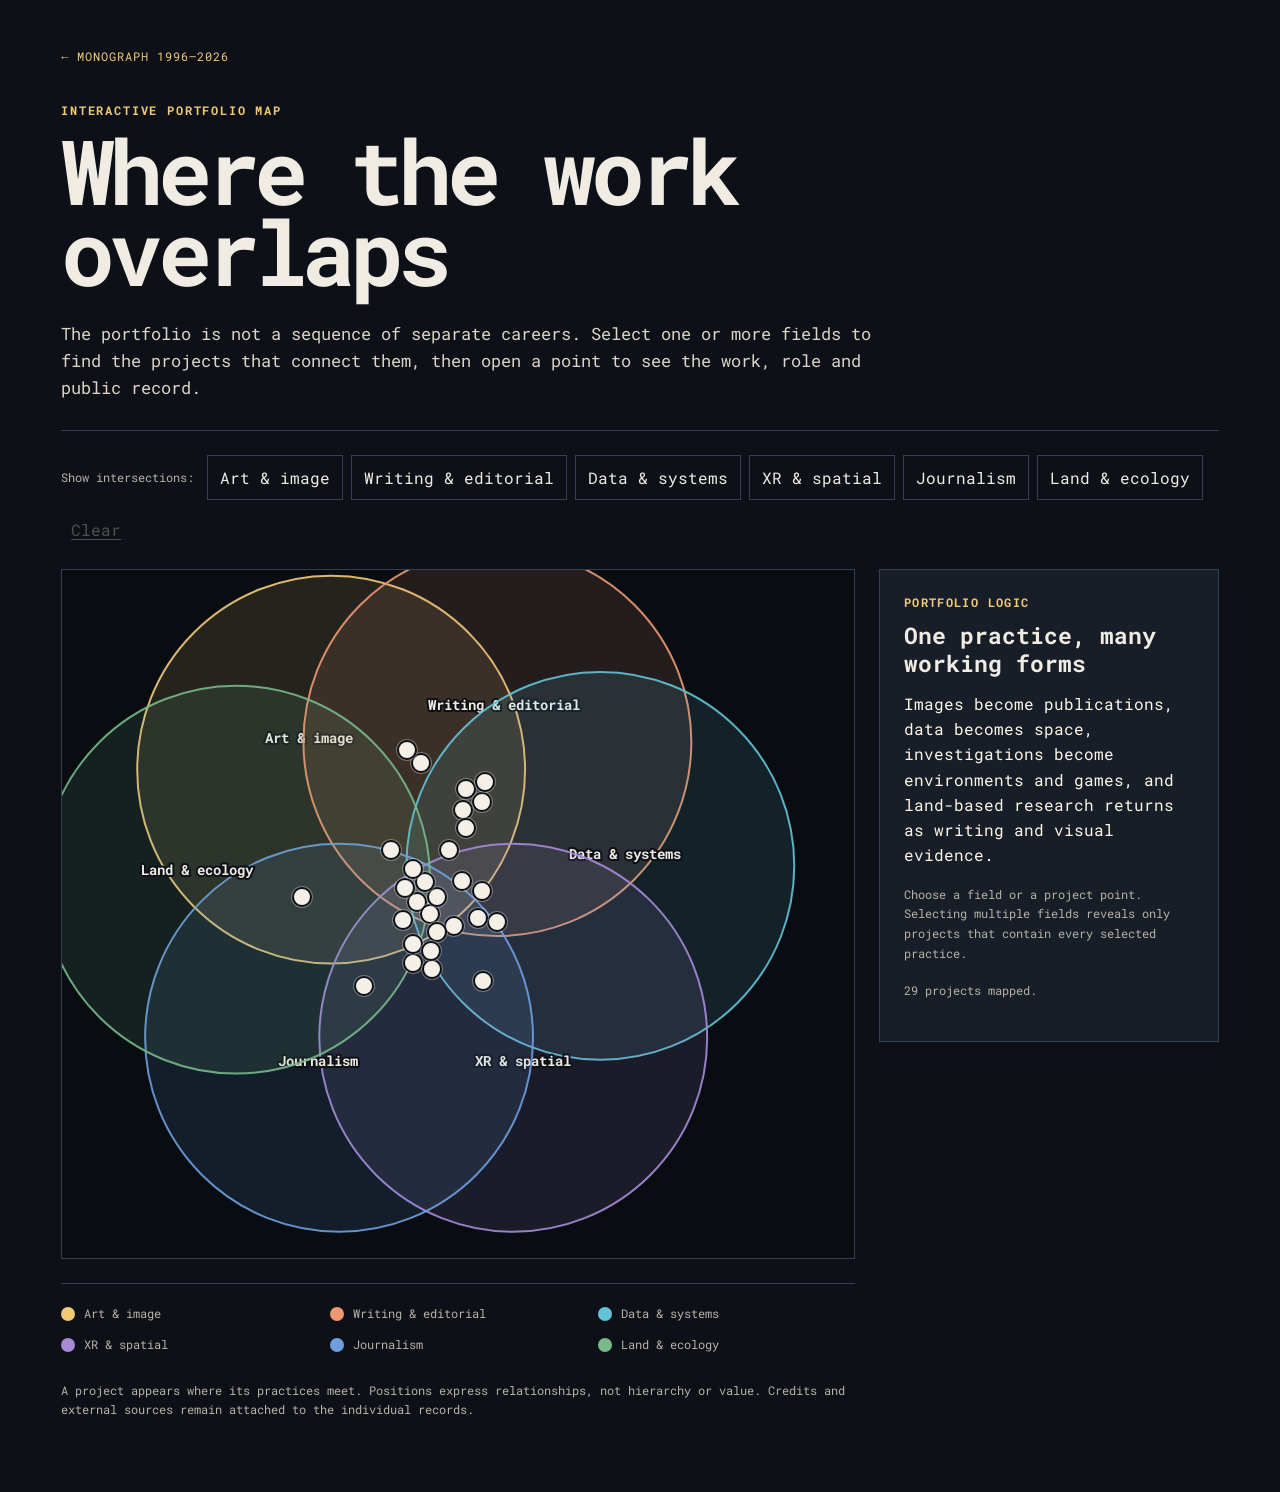
<file: portfolio-map.html>
<!doctype html>
<html lang="en">
<head>
<meta charset="utf-8">
<meta name="viewport" content="width=device-width,initial-scale=1">
<title>Portfolio Overlaps — Serena Stelitano / Serste</title>
<meta name="description" content="An interactive Venn map of Serena Stelitano's portfolio across visual art, writing, data, XR, journalism and land-based practice.">
<meta name="robots" content="index,follow,max-image-preview:large">
<link rel="canonical" href="https://serste2.github.io/Public-Record-SEO-Master-1996-2026/portfolio-map.html">
<meta property="og:type" content="website">
<meta property="og:title" content="Portfolio Overlaps — Serena Stelitano / Serste">
<meta property="og:description" content="Explore projects where visual art, writing, data, XR, journalism and ecology overlap.">
<meta property="og:url" content="https://serste2.github.io/Public-Record-SEO-Master-1996-2026/portfolio-map.html">
<meta property="og:image" content="https://serste2.github.io/Public-Record-SEO-Master-1996-2026/assets/monograph/forest-data.webp">
<link rel="preconnect" href="https://fonts.googleapis.com">
<link rel="preconnect" href="https://fonts.gstatic.com" crossorigin>
<link href="https://fonts.googleapis.com/css2?family=Roboto+Mono:ital,wght@0,400;0,700;1,400;1,700&display=swap" rel="stylesheet">
<script type="application/ld+json">{"@context":"https://schema.org","@type":"CollectionPage","name":"Portfolio Overlaps — Serena Stelitano / Serste","description":"Interactive map of projects across visual art, writing, data, XR, journalism and ecology.","url":"https://serste2.github.io/Public-Record-SEO-Master-1996-2026/portfolio-map.html","about":{"@type":"Person","name":"Serena Stelitano","alternateName":["Serste","SeLoPhlee"]}}</script>
<style>
:root{--bg:#0d1117;--bg2:#131922;--paper:#171e28;--text:#f0ece4;--muted:#b9b2a6;--gold:#f1ca78;--line:#344052;--art:#f1ca78;--writing:#ee9870;--data:#62c4d8;--xr:#a98ad8;--journalism:#6d9fdf;--ecology:#77b989}
*{box-sizing:border-box;font-family:'Roboto Mono',monospace}
html{scroll-behavior:smooth}
body{margin:0;background:var(--bg);color:var(--text);line-height:1.58;font-size:16px}
a{color:var(--gold);text-underline-offset:3px}
button{font:inherit}
.shell{max-width:1260px;margin:auto;padding:0 clamp(18px,4vw,52px) 72px}
.mast{padding:42px 0 28px;border-bottom:1px solid var(--line)}
.back{font-size:.76rem;letter-spacing:.08em;text-transform:uppercase;text-decoration:none}
.eyebrow{color:var(--gold);font-size:.76rem;letter-spacing:.15em;text-transform:uppercase;font-weight:700;margin:34px 0 10px}
h1{font-size:clamp(2.5rem,7vw,6.2rem);line-height:.9;letter-spacing:-.065em;margin:0;max-width:980px}
.dek{max-width:850px;font-size:1.08rem;color:#ddd5c8;margin:28px 0 0}
.controls{display:flex;flex-wrap:wrap;gap:8px;padding:24px 0 18px;align-items:center}
.controls-label{font-size:.76rem;color:var(--muted);margin-right:5px}
.domain-filter{border:1px solid var(--line);background:transparent;color:var(--text);padding:9px 12px;cursor:pointer;min-height:42px}
.domain-filter:hover,.domain-filter:focus-visible{border-color:var(--gold)}
.domain-filter[aria-pressed="true"]{background:var(--gold);border-color:var(--gold);color:#151515;font-weight:700}
.clear{border:0;background:transparent;color:var(--muted);padding:9px 10px;cursor:pointer;text-decoration:underline;text-underline-offset:3px}
.clear:disabled{opacity:.38;cursor:default}
.map-layout{display:grid;grid-template-columns:minmax(0,1fr) 340px;gap:24px;align-items:start}
.venn-wrap{position:relative;min-width:0}
.venn-stage{position:relative;width:100%;height:690px;background:#090d12;border:1px solid var(--line);overflow:hidden}
.venn-stage svg{display:block;width:100%;height:100%}
.domain-circle{cursor:pointer;transition:opacity .2s ease,stroke-width .2s ease}
.domain-circle.is-muted{opacity:.25}
.domain-circle.is-active{stroke-width:4}
.circle-label{font-size:14px;font-weight:700;fill:var(--text);pointer-events:none;text-anchor:middle;paint-order:stroke;stroke:#0d1117;stroke-width:4px;stroke-linejoin:round}
.project-node{position:absolute;width:20px;height:20px;margin:-10px 0 0 -10px;border-radius:50%;border:2px solid #0d1117;background:#f5f0e7;color:#0d1117;cursor:pointer;transition:transform .16s ease,opacity .18s ease,background .16s ease,box-shadow .16s ease;box-shadow:0 0 0 1px #f5f0e755;z-index:2}
.project-node::after{content:attr(data-short);position:absolute;left:50%;top:25px;transform:translateX(-50%);width:max-content;max-width:190px;padding:5px 7px;background:#05080c;color:var(--text);border:1px solid var(--line);font-size:.68rem;line-height:1.3;opacity:0;pointer-events:none;transition:opacity .14s ease;z-index:7}
.project-node:hover,.project-node:focus-visible,.project-node.is-selected{transform:scale(1.45);background:var(--gold);box-shadow:0 0 0 4px #f1ca7830;z-index:6}
.project-node:hover::after,.project-node:focus-visible::after{opacity:1}
.project-node.is-muted{opacity:.08;pointer-events:none}
.project-node:disabled{opacity:.08;pointer-events:none}
.project-node.is-match{background:var(--gold)}
.detail{background:var(--paper);border:1px solid var(--line);padding:24px;min-height:360px;position:sticky;top:18px}
.detail .kicker{color:var(--gold);font-size:.72rem;letter-spacing:.12em;text-transform:uppercase;font-weight:700}
.detail h2{font-size:1.42rem;line-height:1.2;margin:10px 0 14px}
.detail p{margin:0 0 17px}
.detail .role{color:#fff8e8}
.detail .meta{color:var(--muted);font-size:.78rem}
.tags{display:flex;flex-wrap:wrap;gap:6px;margin:18px 0}
.tag{display:inline-block;border:1px solid var(--line);padding:5px 7px;font-size:.7rem;color:#dcd6cc}
.detail-link{display:inline-block;margin-top:8px;font-weight:700}
.match-count{margin:18px 0 0;color:var(--muted);font-size:.78rem}
.key{display:grid;grid-template-columns:repeat(3,minmax(0,1fr));gap:12px;margin-top:24px;padding-top:20px;border-top:1px solid var(--line)}
.key-item{display:flex;align-items:center;gap:9px;font-size:.76rem;color:var(--muted)}
.swatch{width:14px;height:14px;border-radius:50%;flex:0 0 auto}
.note{max-width:900px;color:var(--muted);font-size:.78rem;margin:26px 0 0}
@media(max-width:920px){.map-layout{grid-template-columns:1fr}.detail{position:static;min-height:0}.venn-stage{height:640px}}
@media(max-width:620px){.mast{padding-top:28px}.controls{gap:6px}.domain-filter{flex:1 1 calc(50% - 6px)}.venn-stage{height:520px}.project-node{width:22px;height:22px;margin:-11px 0 0 -11px}.project-node::after{display:none}.key{grid-template-columns:1fr 1fr}.circle-label{font-size:12px}.detail{padding:19px}}
@media(prefers-reduced-motion:reduce){*{scroll-behavior:auto!important;transition:none!important}}
</style>
</head>
<body>
<main class="shell">
  <header class="mast">
    <a class="back" href="index.html">← Monograph 1996–2026</a>
    <p class="eyebrow">Interactive portfolio map</p>
    <h1>Where the work overlaps</h1>
    <p class="dek">The portfolio is not a sequence of separate careers. Select one or more fields to find the projects that connect them, then open a point to see the work, role and public record.</p>
  </header>

  <section aria-labelledby="map-title">
    <h2 id="map-title" style="position:absolute;left:-9999px">Interactive Venn diagram of Serena Stelitano's portfolio</h2>
    <div class="controls" aria-label="Filter projects by field">
      <span class="controls-label">Show intersections:</span>
      <button class="domain-filter" type="button" data-domain="art" aria-pressed="false">Art &amp; image</button>
      <button class="domain-filter" type="button" data-domain="writing" aria-pressed="false">Writing &amp; editorial</button>
      <button class="domain-filter" type="button" data-domain="data" aria-pressed="false">Data &amp; systems</button>
      <button class="domain-filter" type="button" data-domain="xr" aria-pressed="false">XR &amp; spatial</button>
      <button class="domain-filter" type="button" data-domain="journalism" aria-pressed="false">Journalism</button>
      <button class="domain-filter" type="button" data-domain="ecology" aria-pressed="false">Land &amp; ecology</button>
      <button class="clear" type="button" disabled>Clear</button>
    </div>

    <div class="map-layout">
      <div class="venn-wrap">
        <div class="venn-stage" id="venn-stage" aria-label="Six overlapping fields with selectable project points">
          <svg id="venn-svg" role="img" aria-labelledby="venn-svg-title venn-svg-desc">
            <title id="venn-svg-title">Portfolio overlap map</title>
            <desc id="venn-svg-desc">Six overlapping circles represent art, writing, data, XR, journalism and ecology. Project points sit in their shared areas.</desc>
          </svg>
        </div>
        <div class="key" id="domain-key" aria-label="Field colors"></div>
        <p class="note">A project appears where its practices meet. Positions express relationships, not hierarchy or value. Credits and external sources remain attached to the individual records.</p>
      </div>

      <aside class="detail" id="detail" aria-live="polite">
        <div class="kicker">Portfolio logic</div>
        <h2>One practice, many working forms</h2>
        <p class="role">Images become publications, data becomes space, investigations become environments and games, and land-based research returns as writing and visual evidence.</p>
        <p class="meta">Choose a field or a project point. Selecting multiple fields reveals only projects that contain every selected practice.</p>
        <p class="match-count" id="match-count">29 projects mapped.</p>
      </aside>
    </div>
  </section>
</main>

<script>
const domains={
  art:{label:'Art & image',color:'var(--art)',x:.34,y:.29},
  writing:{label:'Writing & editorial',color:'var(--writing)',x:.55,y:.25},
  data:{label:'Data & systems',color:'var(--data)',x:.68,y:.43},
  xr:{label:'XR & spatial',color:'var(--xr)',x:.57,y:.68},
  journalism:{label:'Journalism',color:'var(--journalism)',x:.35,y:.68},
  ecology:{label:'Land & ecology',color:'var(--ecology)',x:.22,y:.45}
};

const projects=[
  {title:'Pitoti / PITOON',short:'Pitoti',years:'2012–2013',sets:['art','writing','data'],role:'Illustration and contemporary narrative developed from the rock engravings of Valle Camonica.',href:'index.html#c1'},
  {title:'Carugate e il Parco degli Aironi',short:'Carugate',years:'2014',sets:['art','journalism','ecology'],role:'Visual response to a local mobilisation around land use, traffic and the proposed Carosello expansion.',href:'index.html#c1'},
  {title:'Ucki: Diary of a Stone-age Boy',short:'Ucki',years:'2016–2019',sets:['art','writing','data'],role:'Archaeological interpretation, character design, educational publishing and a Pleistocene fauna memory game.',href:'index.html#c1'},
  {title:'Andrea Camilleri, cassatina sulla terrazza a Marinella',short:'Camilleri',years:'2016',sets:['art','writing','journalism'],role:'Editorial portrait with a documented independent life across cultural publications and periodicals.',href:'index.html#c1'},
  {title:'Serste on Steemit',short:'Steemit writing',years:'2018',sets:['art','writing'],role:'Public corpus of first-person essays, art criticism, process writing and bilingual visual-culture reporting.',href:'https://steemit.com/@serste/posts'},
  {title:'DADA visual conversations',short:'DADA',years:'2015–2020',sets:['art','writing'],role:'Collaborative drawing used as dialogue, commentary, character exchange and distributed authorship.',href:'index.html#c2'},
  {title:'Creeps & Weirdos',short:'Creeps & Weirdos',years:'2017',sets:['art','data'],role:'Early blockchain-native collection working with scarcity, provenance and digital editions.',href:'index.html#c2'},
  {title:'The Way Home',short:'The Way Home',years:'2018–2019',sets:['art','writing','xr','journalism'],role:'Multimedia and AR work connecting image-making, migration and public narrative.',href:'index.html#chronology'},
  {title:'Soul in the Machine / DADAGAN',short:'Soul in the Machine',years:'2019',sets:['art','data','xr'],role:'Human drawing, generative processing and physical/digital presentation combined in one collaborative system.',href:'index.html#c2'},
  {title:'TXU.TOTEM',short:'TXU.TOTEM',years:'2020',sets:['art','data'],role:'Programmable collective artwork with contributor-controlled states and blockchain provenance.',href:'index.html#c3'},
  {title:'Oracle, programmable fortune-teller',short:'Oracle',years:'2020',sets:['art','writing','data'],role:'Programmable artwork, explanatory writing, participant consultation, derivatives and a printable edition.',href:'index.html#c3'},
  {title:'Andrea Grows',short:'Andrea Grows',years:'2021–2022',sets:['art','writing','xr'],role:'Interactive webcomic linked to collaborative drawing, QR access, digital publishing and a physical collector box.',href:'index.html#c3'},
  {title:'PYF / DADA HOUSE',short:'PYF / DADA HOUSE',years:'2020–2022',sets:['art','xr'],role:'Virtual curation and architecture used to assemble international artists, images, rooms and encounters.',href:'index.html#c4'},
  {title:'Rare Effect Vol. 1',short:'Rare Effect',years:'2021',sets:['art','xr'],role:'A hybrid cultural programme connecting a physical venue in Lisbon to its navigable virtual counterpart.',href:'index.html#c4'},
  {title:'An Encroaching Desert Intensifies Nigeria’s Farmer-Herder Crisis',short:'Encroaching Desert',years:'2022',sets:['xr','journalism','ecology'],role:'Investigative reporting on environmental pressure and conflict translated into a navigable voxel environment.',href:'index.html#c5'},
  {title:'Rivers of Sewage',short:'Rivers of Sewage',years:'2022',sets:['xr','data','journalism','ecology'],role:'Reporting, compliance data, reconstructed spaces and learning rooms organised as an immersive investigation.',href:'index.html#c5'},
  {title:'Walk the Data',short:'Walk the Data',years:'2022–2023',sets:['xr','data','journalism','ecology'],role:'Wastewater compliance information organised spatially so visitors could navigate the evidence.',href:'index.html#c6'},
  {title:'Direct Potable Reuse',short:'Direct Potable Reuse',years:'2022–2023',sets:['xr','data','journalism','ecology'],role:'Immersive reporting connected to geographic evidence through an external Google Earth layer.',href:'index.html#c6'},
  {title:'Dreadlocks and Discrimination',short:'Dreadlocks',years:'2023',sets:['art','xr','data','journalism'],role:'Reported discrimination categories translated into wearable three-dimensional data visualisations.',href:'index.html#c6'},
  {title:'Democracy Deferred',short:'Democracy Deferred',years:'2023–2025',sets:['xr','data','journalism'],role:'Election investigation distributed across spatial reporting, photography, documents and public interaction.',href:'index.html#c7'},
  {title:'Shield Your Vote',short:'Shield Your Vote',years:'2023–2025',sets:['art','xr','data','journalism'],role:'AR experience turning polling-place evidence and election malfeasance into placement, shielding and navigation mechanics.',href:'index.html#c7'},
  {title:'Forest Is Life',short:'Forest Is Life',years:'2025',sets:['xr','data','journalism','ecology'],role:'Featured VEZA investigation with Serena Stelitano credited for satellite imagery and XR/Metaverse design.',href:'https://veza.news/article/2025/10/27/forest-is-life-but-nigerias-last-rainforest-is-falling-fast/'},
  {title:'Puddle Placer AR',short:'Puddle Placer AR',years:'2025',sets:['art','xr','data','journalism','ecology'],role:'Thermal differences derived from satellite data become placeable microclimates with distinct audiovisual behaviours.',href:'index.html#c9'},
  {title:'The Data Vault Canyon',short:'Data Vault Canyon',years:'2025–2026',sets:['writing','xr','data','journalism'],role:'Investigative game design structured around data recovery, verification, newsroom roles and a final editorial choice.',href:'index.html#c8'},
  {title:'The Bots Ridge',short:'The Bots Ridge',years:'2025–2026',sets:['writing','xr','data','journalism'],role:'Game-system expansion exploring coordinated bot activity, manipulated information and investigative response.',href:'index.html#c8'},
  {title:'Truth & Dare',short:'Truth & Dare',years:'2025–2026',sets:['writing','journalism'],role:'Long-form journalism on how investigative reporters manage professional trauma and remain in the field.',href:'index.html#c9'},
  {title:'I 75 anni della Riforma e gli ecosistemi al collasso',short:'Riforma / Maremma',years:'2026',sets:['writing','data','journalism','ecology'],role:'Historical and environmental analysis connecting land transformation, policy and ecological collapse in the Maremma.',href:'index.html#c9'},
  {title:'Woman or Boar?',short:'Woman or Boar?',years:'2026',sets:['writing','data','journalism','ecology'],role:'Reported argument connecting gendered violence, hunting access, weapons, law and the treatment of wild animals.',href:'https://www.linkedin.com/pulse/woman-boar-serena-stelitano-apgie/'},
  {title:'i prodotti della Natura — field R&D',short:'Farm R&D',years:'2019–2026',sets:['writing','xr','data','ecology'],role:'Regenerative land management, soil monitoring, biodiversity evidence, product research and spatial documentation in Tuscany.',href:'index.html#c9'}
];

const stage=document.getElementById('venn-stage');
const svg=document.getElementById('venn-svg');
const detail=document.getElementById('detail');
const clearButton=document.querySelector('.clear');
const filterButtons=[...document.querySelectorAll('.domain-filter')];
const key=document.getElementById('domain-key');
const selectedDomains=new Set();
let selectedProject=null;
let nodeButtons=[];

Object.entries(domains).forEach(([id,d])=>{
  const item=document.createElement('div');
  item.className='key-item';
  item.innerHTML=`<span class="swatch" style="background:${d.color}"></span><span>${d.label}</span>`;
  key.appendChild(item);
});

function hash(text){let h=2166136261;for(let i=0;i<text.length;i++){h^=text.charCodeAt(i);h=Math.imul(h,16777619)}return Math.abs(h)}

function projectMatches(project){return [...selectedDomains].every(id=>project.sets.includes(id))}

function showProject(project,button){
  selectedProject=project;
  nodeButtons.forEach(b=>b.classList.toggle('is-selected',b===button));
  detail.innerHTML=`<div class="kicker">${project.years}</div><h2>${project.title}</h2><p class="role">${project.role}</p><div class="tags">${project.sets.map(id=>`<span class="tag">${domains[id].label}</span>`).join('')}</div><a class="detail-link" href="${project.href}">Open public record →</a><p class="match-count" id="match-count">${projects.filter(projectMatches).length} projects match the active intersection.</p>`;
}

function updateFilters(){
  filterButtons.forEach(button=>button.setAttribute('aria-pressed',selectedDomains.has(button.dataset.domain)?'true':'false'));
  clearButton.disabled=selectedDomains.size===0;
  nodeButtons.forEach((button,index)=>{
    const match=projectMatches(projects[index]);
    button.disabled=!match;
    button.classList.toggle('is-muted',!match);
    button.classList.toggle('is-match',match&&selectedDomains.size>0);
  });
  svg.querySelectorAll('.domain-circle').forEach(circle=>{
    const active=selectedDomains.has(circle.dataset.domain);
    circle.classList.toggle('is-active',active);
    circle.classList.toggle('is-muted',selectedDomains.size>0&&!active);
  });
  const total=projects.filter(projectMatches).length;
  const liveCount=document.getElementById('match-count');
  if(liveCount)liveCount.textContent=selectedDomains.size?`${total} project${total===1?'':'s'} in this intersection.`:`${projects.length} projects mapped.`;
  if(selectedProject&&!projectMatches(selectedProject)){
    selectedProject=null;
    nodeButtons.forEach(b=>b.classList.remove('is-selected'));
    detail.innerHTML=`<div class="kicker">Selected intersection</div><h2>${[...selectedDomains].map(id=>domains[id].label).join(' + ')||'One practice, many working forms'}</h2><p class="role">${total?`The highlighted projects combine every selected field.`:'No mapped project combines all selected fields.'}</p><p class="meta">Select a highlighted point to open its role and public record.</p><p class="match-count" id="match-count">${selectedDomains.size?`${total} project${total===1?'':'s'} in this intersection.`:`${projects.length} projects mapped.`}</p>`;
  }
}

function toggleDomain(id){selectedDomains.has(id)?selectedDomains.delete(id):selectedDomains.add(id);updateFilters()}
filterButtons.forEach(button=>button.addEventListener('click',()=>toggleDomain(button.dataset.domain)));
clearButton.addEventListener('click',()=>{selectedDomains.clear();updateFilters()});

function draw(){
  const w=stage.clientWidth;
  const h=stage.clientHeight;
  svg.setAttribute('viewBox',`0 0 ${w} ${h}`);
  svg.querySelectorAll('.drawn').forEach(el=>el.remove());
  nodeButtons.forEach(button=>button.remove());
  nodeButtons=[];
  const radius=Math.min(w*.245,h*.31);
  Object.entries(domains).forEach(([id,d])=>{
    const ns='http://www.w3.org/2000/svg';
    const circle=document.createElementNS(ns,'circle');
    circle.classList.add('drawn','domain-circle');
    circle.dataset.domain=id;
    circle.setAttribute('cx',d.x*w);
    circle.setAttribute('cy',d.y*h);
    circle.setAttribute('r',radius);
    circle.setAttribute('fill',d.color);
    circle.setAttribute('fill-opacity','.115');
    circle.setAttribute('stroke',d.color);
    circle.setAttribute('stroke-opacity','.9');
    circle.setAttribute('stroke-width','2');
    circle.addEventListener('click',()=>toggleDomain(id));
    svg.appendChild(circle);
    const label=document.createElementNS(ns,'text');
    label.classList.add('drawn','circle-label');
    const dx=(d.x-.5)*radius*.72;
    const dy=(d.y-.48)*radius*.72;
    label.setAttribute('x',d.x*w+dx);
    label.setAttribute('y',d.y*h+dy);
    label.textContent=d.label;
    svg.appendChild(label);
  });

  const points=projects.map((project,index)=>{
    const centers=project.sets.map(id=>domains[id]);
    const tx=centers.reduce((sum,d)=>sum+d.x*w,0)/centers.length;
    const ty=centers.reduce((sum,d)=>sum+d.y*h,0)/centers.length;
    const seed=hash(project.title);
    const angle=(seed%360)*Math.PI/180;
    const spread=10+(seed%31);
    return {index,project,tx,ty,x:tx+Math.cos(angle)*spread,y:ty+Math.sin(angle)*spread};
  });
  for(let step=0;step<180;step++){
    for(let i=0;i<points.length;i++){
      const a=points[i];
      a.x+=(a.tx-a.x)*.018;
      a.y+=(a.ty-a.y)*.018;
      for(let j=i+1;j<points.length;j++){
        const b=points[j];
        let dx=a.x-b.x,dy=a.y-b.y;
        let dist=Math.sqrt(dx*dx+dy*dy)||.01;
        const min=w<620?25:22;
        if(dist<min){const push=(min-dist)*.055;dx/=dist;dy/=dist;a.x+=dx*push;a.y+=dy*push;b.x-=dx*push;b.y-=dy*push}
      }
      a.x=Math.max(18,Math.min(w-18,a.x));
      a.y=Math.max(18,Math.min(h-18,a.y));
    }
  }
  points.forEach(point=>{
    const button=document.createElement('button');
    button.type='button';
    button.className='project-node';
    button.dataset.short=point.project.short;
    button.setAttribute('aria-label',`${point.project.title}, ${point.project.years}`);
    button.style.left=`${point.x}px`;
    button.style.top=`${point.y}px`;
    button.addEventListener('click',()=>showProject(point.project,button));
    stage.appendChild(button);
    nodeButtons[point.index]=button;
  });
  updateFilters();
}

let resizeTimer;
window.addEventListener('resize',()=>{clearTimeout(resizeTimer);resizeTimer=setTimeout(draw,100)});
draw();
</script>
</body>
</html>
</file>
